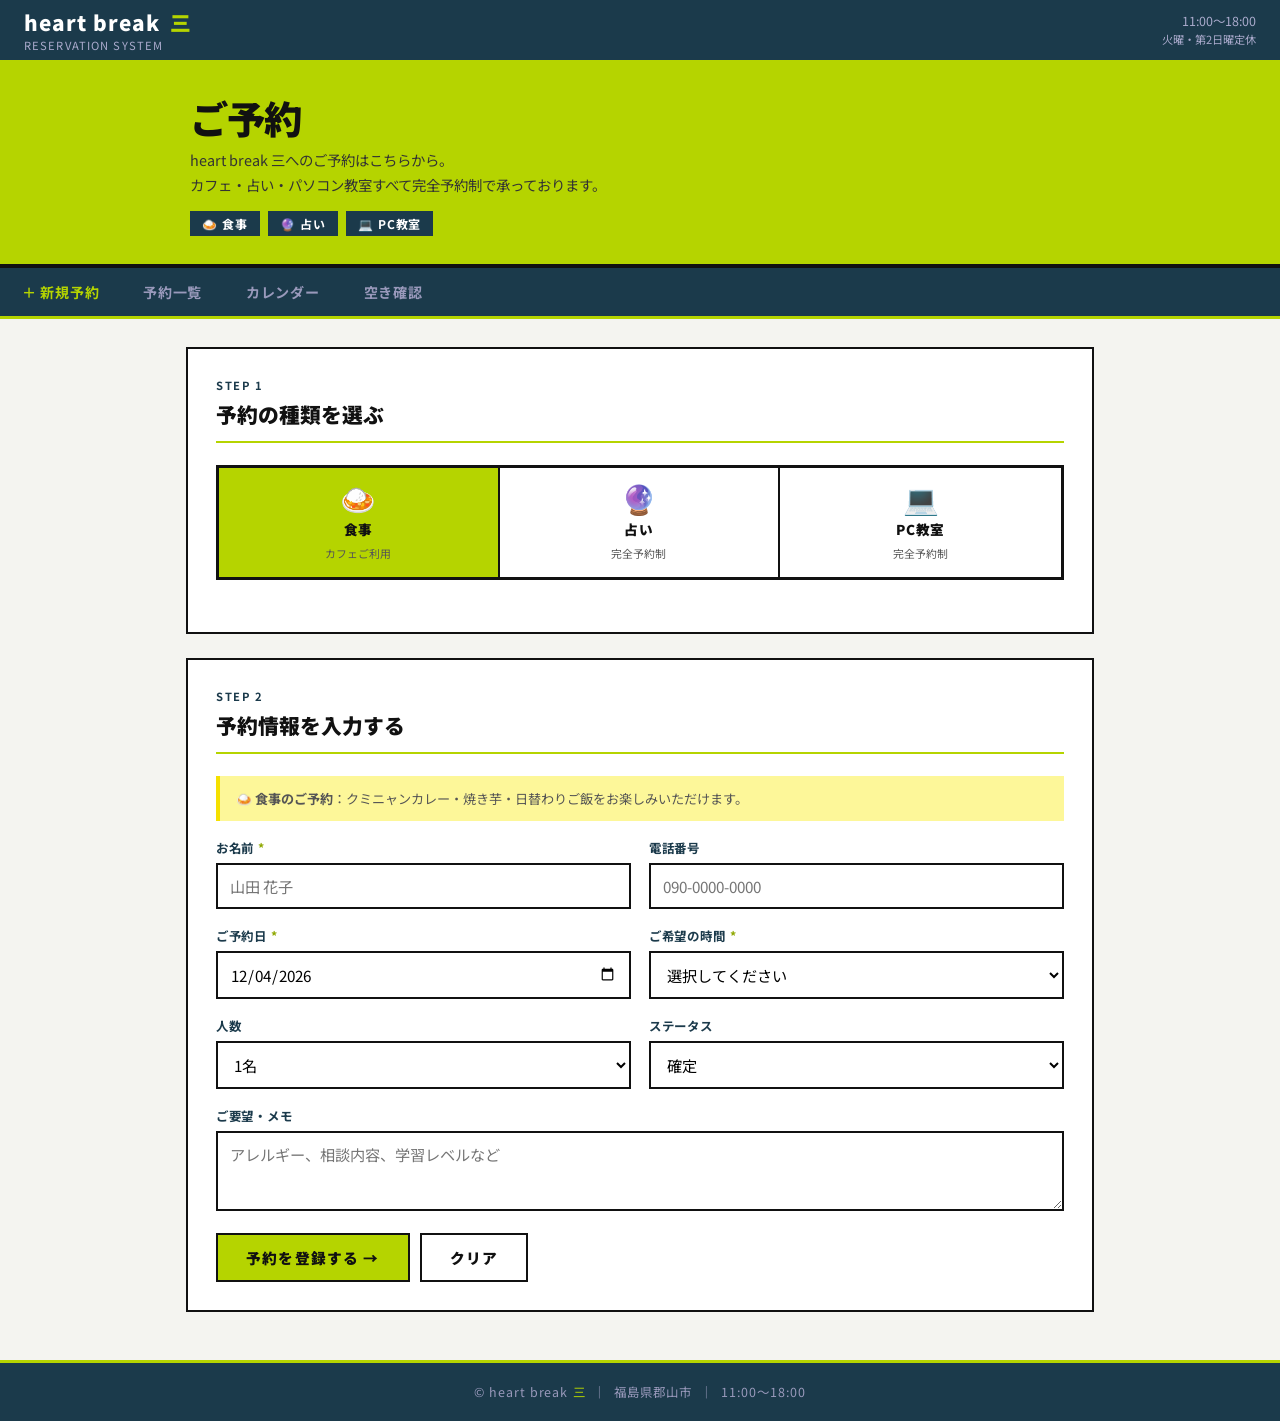
<file: index.html>
<!DOCTYPE html>
<html lang="ja">
<head>
  <meta charset="UTF-8">
  <meta name="viewport" content="width=device-width, initial-scale=1.0">
  <title>ご予約 | heart break 三</title>
  <link href="https://fonts.googleapis.com/css2?family=Noto+Sans+JP:wght@400;700;900&display=swap" rel="stylesheet">
  <style>
    :root {
      --green: #b5d400;
      --green-dark: #8fa800;
      --yellow: #f5e000;
      --yellow-light: #fdf799;
      --navy: #1b3a4b;
      --navy-light: #254d63;
      --black: #111111;
      --white: #ffffff;
      --gray-bg: #f4f4f0;
      --gray-border: #ddd;
    }

    * { box-sizing: border-box; margin: 0; padding: 0; }

    body {
      font-family: 'Noto Sans JP', sans-serif;
      background: var(--gray-bg);
      color: var(--black);
    }

    /* ===== HEADER ===== */
    header {
      background: var(--navy);
      padding: 0 24px;
      display: flex;
      align-items: center;
      justify-content: space-between;
      height: 64px;
      border-bottom: 4px solid var(--green);
    }
    .logo {
      font-size: 1.3rem;
      font-weight: 900;
      color: var(--white);
      letter-spacing: 0.05em;
    }
    .logo span {
      color: var(--green);
      margin-left: 4px;
    }
    .logo-sub {
      font-size: 0.7rem;
      color: #aac;
      font-weight: 400;
      display: block;
      letter-spacing: 0.1em;
    }

    /* ===== HERO ===== */
    .hero {
      background: var(--green);
      padding: 32px 24px 28px;
      border-bottom: 4px solid var(--black);
    }
    .hero-inner { max-width: 900px; margin: 0 auto; }
    .hero h1 {
      font-size: 2.4rem;
      font-weight: 900;
      line-height: 1.1;
      letter-spacing: -0.02em;
      color: var(--black);
    }
    .hero p {
      margin-top: 10px;
      font-size: 0.9rem;
      color: #333;
      line-height: 1.7;
    }
    .hero-tags {
      display: flex;
      gap: 8px;
      margin-top: 14px;
      flex-wrap: wrap;
    }
    .hero-tag {
      background: var(--navy);
      color: var(--white);
      font-size: 0.75rem;
      font-weight: 700;
      padding: 4px 12px;
      letter-spacing: 0.08em;
    }

    /* ===== NAV ===== */
    nav {
      background: var(--navy);
      display: flex;
      overflow-x: auto;
      border-bottom: 3px solid var(--green);
    }
    nav button {
      background: none;
      border: none;
      padding: 14px 22px;
      color: #99b;
      font-size: 0.88rem;
      font-weight: 700;
      cursor: pointer;
      white-space: nowrap;
      border-bottom: 3px solid transparent;
      margin-bottom: -3px;
      letter-spacing: 0.05em;
      transition: color 0.2s;
      font-family: inherit;
    }
    nav button.active { color: var(--green); border-bottom-color: var(--green); }
    nav button:hover { color: var(--yellow); }

    /* ===== MAIN ===== */
    main { max-width: 940px; margin: 28px auto; padding: 0 16px; }
    .section { display: none; }
    .section.active { display: block; }

    /* ===== CATEGORY SELECTOR ===== */
    .category-selector {
      display: grid;
      grid-template-columns: repeat(3, 1fr);
      gap: 0;
      border: 3px solid var(--black);
      margin-bottom: 24px;
      overflow: hidden;
    }
    .cat-btn {
      background: var(--white);
      border: none;
      border-right: 2px solid var(--black);
      padding: 0;
      cursor: pointer;
      transition: background 0.2s;
      font-family: inherit;
    }
    .cat-btn:last-child { border-right: none; }
    .cat-btn.active { background: var(--green); }
    .cat-btn:hover:not(.active) { background: var(--yellow-light); }
    .cat-btn-inner {
      padding: 16px 10px;
      display: flex;
      flex-direction: column;
      align-items: center;
      gap: 6px;
    }
    .cat-icon { font-size: 1.8rem; line-height: 1; }
    .cat-label {
      font-size: 0.85rem;
      font-weight: 900;
      letter-spacing: 0.05em;
      color: var(--black);
    }
    .cat-sub {
      font-size: 0.68rem;
      color: #555;
    }

    /* ===== CARD ===== */
    .card {
      background: var(--white);
      border: 2px solid var(--black);
      padding: 28px;
      margin-bottom: 24px;
    }
    .card-title {
      font-size: 0.7rem;
      font-weight: 700;
      letter-spacing: 0.15em;
      color: var(--navy);
      text-transform: uppercase;
      margin-bottom: 6px;
    }
    .card h2 {
      font-size: 1.3rem;
      font-weight: 900;
      margin-bottom: 22px;
      padding-bottom: 12px;
      border-bottom: 2px solid var(--green);
    }

    /* ===== FORM ===== */
    .form-grid { display: grid; grid-template-columns: 1fr 1fr; gap: 18px; }
    .form-group { display: flex; flex-direction: column; gap: 6px; }
    .form-group.full { grid-column: 1 / -1; }
    label {
      font-size: 0.78rem;
      font-weight: 700;
      color: var(--navy);
      letter-spacing: 0.06em;
      text-transform: uppercase;
    }
    label .req {
      color: var(--green-dark);
      margin-left: 4px;
    }
    input, select, textarea {
      border: 2px solid var(--black);
      border-radius: 0;
      padding: 10px 12px;
      font-size: 0.95rem;
      font-family: inherit;
      background: var(--white);
      transition: border-color 0.2s, background 0.2s;
    }
    input:focus, select:focus, textarea:focus {
      outline: none;
      border-color: var(--green-dark);
      background: #f8ffe0;
    }
    textarea { resize: vertical; min-height: 80px; }

    .info-box {
      background: var(--yellow-light);
      border-left: 4px solid var(--yellow);
      padding: 12px 16px;
      font-size: 0.82rem;
      color: #555;
      margin-bottom: 18px;
      line-height: 1.6;
    }

    /* ===== BUTTONS ===== */
    .btn {
      display: inline-block;
      padding: 12px 28px;
      border: 2px solid var(--black);
      cursor: pointer;
      font-family: inherit;
      font-size: 0.92rem;
      font-weight: 900;
      letter-spacing: 0.08em;
      transition: all 0.15s;
    }
    .btn-primary {
      background: var(--green);
      color: var(--black);
    }
    .btn-primary:hover { background: var(--yellow); }
    .btn-secondary {
      background: var(--white);
      color: var(--black);
    }
    .btn-secondary:hover { background: var(--gray-bg); }
    .btn-sm {
      padding: 5px 12px;
      font-size: 0.75rem;
      border-width: 1.5px;
    }
    .btn-edit { background: var(--navy); color: var(--white); }
    .btn-edit:hover { background: var(--navy-light); }
    .btn-cancel { background: #fff0f0; color: #c00; }
    .btn-cancel:hover { background: #ffe0e0; }
    .form-actions { margin-top: 22px; display: flex; gap: 10px; flex-wrap: wrap; }

    /* ===== TABLE ===== */
    .filter-bar {
      display: flex;
      gap: 10px;
      margin-bottom: 16px;
      flex-wrap: wrap;
      align-items: center;
    }
    .filter-bar input,
    .filter-bar select {
      padding: 8px 10px;
      font-size: 0.88rem;
      border: 2px solid var(--black);
      font-family: inherit;
    }

    table { width: 100%; border-collapse: collapse; }
    th {
      background: var(--navy);
      color: var(--white);
      padding: 11px 14px;
      text-align: left;
      font-size: 0.8rem;
      font-weight: 700;
      letter-spacing: 0.06em;
    }
    td {
      padding: 11px 14px;
      border-bottom: 1px solid #e0e0d8;
      font-size: 0.88rem;
      vertical-align: middle;
    }
    tr:hover td { background: #f8ffe0; }

    .badge {
      display: inline-block;
      padding: 3px 10px;
      font-size: 0.72rem;
      font-weight: 700;
      letter-spacing: 0.05em;
    }
    .badge-confirmed { background: var(--green); color: var(--black); }
    .badge-pending { background: var(--yellow); color: var(--black); }
    .badge-cancelled { background: #fed7d7; color: #900; }

    .cat-dot {
      display: inline-block;
      width: 8px;
      height: 8px;
      border-radius: 50%;
      margin-right: 5px;
    }
    .cat-dot-food { background: #e67e22; }
    .cat-dot-fortune { background: #9b59b6; }
    .cat-dot-pc { background: #2980b9; }

    .empty-state {
      text-align: center;
      padding: 48px;
      color: #aaa;
    }
    .empty-state .e-icon { font-size: 3rem; margin-bottom: 12px; }
    .empty-state p { font-size: 0.95rem; }

    /* ===== CALENDAR ===== */
    .calendar-nav {
      display: flex;
      align-items: center;
      justify-content: space-between;
      margin-bottom: 16px;
    }
    .calendar-nav h3 {
      font-size: 1.1rem;
      font-weight: 900;
    }
    .calendar-grid {
      display: grid;
      grid-template-columns: repeat(7, 1fr);
      gap: 3px;
    }
    .cal-header {
      text-align: center;
      padding: 8px 4px;
      font-size: 0.78rem;
      font-weight: 700;
      background: var(--navy);
      color: var(--white);
      letter-spacing: 0.05em;
    }
    .cal-header:first-child { color: #ff9999; }
    .cal-header:last-child { color: #99ccff; }
    .cal-day {
      background: var(--white);
      min-height: 84px;
      padding: 6px;
      border: 1px solid #ddd;
      cursor: pointer;
      transition: background 0.15s;
    }
    .cal-day:hover { background: #f8ffe0; }
    .cal-day.other-month { background: #f4f4f0; opacity: 0.5; }
    .cal-day.today { border: 2px solid var(--green); }
    .cal-day .day-num {
      font-size: 0.82rem;
      font-weight: 900;
      margin-bottom: 4px;
    }
    .cal-day.today .day-num { color: var(--green-dark); }
    .cal-event {
      font-size: 0.67rem;
      padding: 2px 5px;
      margin-bottom: 2px;
      overflow: hidden;
      white-space: nowrap;
      text-overflow: ellipsis;
      font-weight: 700;
    }
    .cal-event-food { background: #fde8d0; color: #a04000; }
    .cal-event-fortune { background: #ead5f5; color: #6a2f90; }
    .cal-event-pc { background: #d0e8f8; color: #1a5580; }

    /* ===== AVAILABILITY ===== */
    .avail-cats {
      display: flex;
      gap: 10px;
      margin-bottom: 20px;
      flex-wrap: wrap;
    }
    .avail-cat-btn {
      border: 2px solid var(--black);
      padding: 8px 20px;
      background: var(--white);
      font-family: inherit;
      font-size: 0.85rem;
      font-weight: 700;
      cursor: pointer;
      transition: all 0.15s;
    }
    .avail-cat-btn.active { background: var(--green); }
    .avail-cat-btn:hover:not(.active) { background: var(--yellow-light); }

    .availability-grid {
      display: grid;
      grid-template-columns: repeat(auto-fill, minmax(100px, 1fr));
      gap: 8px;
      margin-top: 16px;
    }
    .slot {
      padding: 14px 8px;
      text-align: center;
      font-size: 0.88rem;
      font-weight: 700;
      border: 2px solid var(--black);
      cursor: pointer;
      transition: all 0.15s;
    }
    .slot small { display: block; font-size: 0.68rem; font-weight: 400; margin-top: 3px; }
    .slot.available { background: var(--green); color: var(--black); }
    .slot.available:hover { background: var(--yellow); transform: translateY(-2px); }
    .slot.booked { background: #f0f0ec; color: #aaa; cursor: not-allowed; border-color: #ccc; }

    /* ===== MODAL ===== */
    .modal-overlay {
      display: none;
      position: fixed;
      inset: 0;
      background: rgba(0,0,0,0.6);
      z-index: 100;
      align-items: center;
      justify-content: center;
    }
    .modal-overlay.open { display: flex; }
    .modal {
      background: var(--white);
      border: 3px solid var(--black);
      padding: 28px;
      width: 92%;
      max-width: 480px;
      max-height: 90vh;
      overflow-y: auto;
    }
    .modal-title {
      font-size: 0.7rem;
      font-weight: 700;
      letter-spacing: 0.15em;
      color: var(--navy);
      text-transform: uppercase;
      margin-bottom: 4px;
    }
    .modal h3 {
      font-size: 1.2rem;
      font-weight: 900;
      margin-bottom: 20px;
      padding-bottom: 10px;
      border-bottom: 2px solid var(--green);
    }
    .modal .form-grid { grid-template-columns: 1fr; }
    .modal-actions { margin-top: 20px; display: flex; gap: 10px; justify-content: flex-end; }

    /* ===== TOAST ===== */
    .toast {
      position: fixed;
      bottom: 24px;
      right: 24px;
      background: var(--navy);
      color: var(--white);
      padding: 13px 22px;
      font-size: 0.88rem;
      font-weight: 700;
      letter-spacing: 0.04em;
      border-left: 4px solid var(--green);
      opacity: 0;
      transform: translateY(10px);
      transition: all 0.3s;
      z-index: 200;
      max-width: 320px;
    }
    .toast.show { opacity: 1; transform: translateY(0); }
    .toast.error { border-left-color: #e53e3e; }

    /* ===== FOOTER ===== */
    footer {
      margin-top: 48px;
      background: var(--navy);
      color: #99b;
      text-align: center;
      padding: 20px;
      font-size: 0.78rem;
      letter-spacing: 0.08em;
      border-top: 3px solid var(--green);
    }
    footer span { color: var(--green); }

    @media (max-width: 600px) {
      .hero h1 { font-size: 1.7rem; }
      .form-grid { grid-template-columns: 1fr; }
      .category-selector { grid-template-columns: repeat(3, 1fr); }
      table { font-size: 0.78rem; }
      th, td { padding: 8px; }
    }
  </style>
</head>
<body>

<!-- HEADER -->
<header>
  <div>
    <div class="logo">heart break <span>三</span></div>
    <span class="logo-sub">RESERVATION SYSTEM</span>
  </div>
  <div style="color:#aac;font-size:0.78rem;text-align:right;">
    11:00〜18:00<br>
    <span style="font-size:0.7rem;">火曜・第2日曜定休</span>
  </div>
</header>

<!-- HERO -->
<div class="hero">
  <div class="hero-inner">
    <h1>ご予約</h1>
    <p>heart break 三へのご予約はこちらから。<br>カフェ・占い・パソコン教室すべて完全予約制で承っております。</p>
    <div class="hero-tags">
      <span class="hero-tag">🍛 食事</span>
      <span class="hero-tag">🔮 占い</span>
      <span class="hero-tag">💻 PC教室</span>
    </div>
  </div>
</div>

<!-- NAV -->
<nav>
  <button class="active" onclick="showSection('new', this)">＋ 新規予約</button>
  <button onclick="showSection('list', this)">予約一覧</button>
  <button onclick="showSection('calendar', this)">カレンダー</button>
  <button onclick="showSection('availability', this)">空き確認</button>
</nav>

<main>

  <!-- ===== 新規予約 ===== -->
  <div id="section-new" class="section active">

    <div class="card">
      <div class="card-title">STEP 1</div>
      <h2>予約の種類を選ぶ</h2>
      <div class="category-selector">
        <button class="cat-btn active" onclick="selectCategory('food', this)">
          <div class="cat-btn-inner">
            <span class="cat-icon">🍛</span>
            <span class="cat-label">食事</span>
            <span class="cat-sub">カフェご利用</span>
          </div>
        </button>
        <button class="cat-btn" onclick="selectCategory('fortune', this)">
          <div class="cat-btn-inner">
            <span class="cat-icon">🔮</span>
            <span class="cat-label">占い</span>
            <span class="cat-sub">完全予約制</span>
          </div>
        </button>
        <button class="cat-btn" onclick="selectCategory('pc', this)">
          <div class="cat-btn-inner">
            <span class="cat-icon">💻</span>
            <span class="cat-label">PC教室</span>
            <span class="cat-sub">完全予約制</span>
          </div>
        </button>
      </div>
    </div>

    <div class="card">
      <div class="card-title">STEP 2</div>
      <h2>予約情報を入力する</h2>

      <div class="info-box" id="categoryInfo">
        🍛 <strong>食事のご予約</strong>：クミニャンカレー・焼き芋・日替わりご飯をお楽しみいただけます。
      </div>

      <form id="reservationForm">
        <div class="form-grid">
          <div class="form-group">
            <label>お名前<span class="req">*</span></label>
            <input type="text" id="f-name" placeholder="山田 花子" required>
          </div>
          <div class="form-group">
            <label>電話番号</label>
            <input type="tel" id="f-phone" placeholder="090-0000-0000">
          </div>
          <div class="form-group">
            <label>ご予約日<span class="req">*</span></label>
            <input type="date" id="f-date" required>
          </div>
          <div class="form-group">
            <label>ご希望の時間<span class="req">*</span></label>
            <select id="f-time" required>
              <option value="">選択してください</option>
            </select>
          </div>
          <div class="form-group" id="f-count-group">
            <label>人数</label>
            <select id="f-count">
              <option>1名</option><option>2名</option><option>3名</option>
              <option>4名</option><option>5名以上</option>
            </select>
          </div>
          <div class="form-group">
            <label>ステータス</label>
            <select id="f-status">
              <option value="confirmed">確定</option>
              <option value="pending">仮予約</option>
            </select>
          </div>
          <div class="form-group full">
            <label>ご要望・メモ</label>
            <textarea id="f-memo" placeholder="アレルギー、相談内容、学習レベルなど"></textarea>
          </div>
        </div>
        <div class="form-actions">
          <button type="submit" class="btn btn-primary">予約を登録する →</button>
          <button type="button" class="btn btn-secondary" onclick="clearForm()">クリア</button>
        </div>
      </form>
    </div>
  </div>

  <!-- ===== 予約一覧 ===== -->
  <div id="section-list" class="section">
    <div class="card">
      <div class="card-title">RESERVATION LIST</div>
      <h2>予約一覧</h2>
      <div class="filter-bar">
        <input type="text" id="searchInput" placeholder="名前で検索..." oninput="renderList()" style="min-width:140px;">
        <select id="catFilter" onchange="renderList()">
          <option value="">すべての種類</option>
          <option value="food">🍛 食事</option>
          <option value="fortune">🔮 占い</option>
          <option value="pc">💻 PC教室</option>
        </select>
        <select id="statusFilter" onchange="renderList()">
          <option value="">すべてのステータス</option>
          <option value="confirmed">確定</option>
          <option value="pending">仮予約</option>
          <option value="cancelled">キャンセル</option>
        </select>
        <input type="date" id="dateFilter" onchange="renderList()">
        <button class="btn btn-secondary btn-sm" onclick="clearFilters()">リセット</button>
      </div>
      <div style="overflow-x:auto;">
        <table>
          <thead>
            <tr>
              <th>ID</th>
              <th>種類</th>
              <th>お名前</th>
              <th>予約日</th>
              <th>時間</th>
              <th>人数</th>
              <th>ステータス</th>
              <th>操作</th>
            </tr>
          </thead>
          <tbody id="reservationTable"></tbody>
        </table>
      </div>
      <div id="emptyState" class="empty-state" style="display:none;">
        <div class="e-icon">📋</div>
        <p>予約が見つかりません</p>
      </div>
    </div>
  </div>

  <!-- ===== カレンダー ===== -->
  <div id="section-calendar" class="section">
    <div class="card">
      <div class="card-title">CALENDAR VIEW</div>
      <h2 style="margin-bottom:16px;">カレンダー</h2>
      <div style="display:flex;gap:12px;margin-bottom:16px;flex-wrap:wrap;font-size:0.8rem;font-weight:700;">
        <span><span style="display:inline-block;width:12px;height:12px;background:#fde8d0;border:1px solid #ccc;margin-right:5px;vertical-align:middle;"></span>食事</span>
        <span><span style="display:inline-block;width:12px;height:12px;background:#ead5f5;border:1px solid #ccc;margin-right:5px;vertical-align:middle;"></span>占い</span>
        <span><span style="display:inline-block;width:12px;height:12px;background:#d0e8f8;border:1px solid #ccc;margin-right:5px;vertical-align:middle;"></span>PC教室</span>
      </div>
      <div class="calendar-nav">
        <button class="btn btn-secondary btn-sm" onclick="changeMonth(-1)">◀ 前月</button>
        <strong id="calMonthLabel" style="font-size:1rem;"></strong>
        <button class="btn btn-secondary btn-sm" onclick="changeMonth(1)">次月 ▶</button>
      </div>
      <div class="calendar-grid" id="calendarGrid"></div>
    </div>
  </div>

  <!-- ===== 空き確認 ===== -->
  <div id="section-availability" class="section">
    <div class="card">
      <div class="card-title">AVAILABILITY CHECK</div>
      <h2>空き確認</h2>
      <div style="display:flex;gap:16px;align-items:flex-end;flex-wrap:wrap;margin-bottom:6px;">
        <div class="form-group">
          <label>確認する日付</label>
          <input type="date" id="avail-date" onchange="renderAvailability()" style="width:200px;">
        </div>
      </div>
      <div class="avail-cats">
        <button class="avail-cat-btn active" onclick="selectAvailCat('food', this)">🍛 食事</button>
        <button class="avail-cat-btn" onclick="selectAvailCat('fortune', this)">🔮 占い</button>
        <button class="avail-cat-btn" onclick="selectAvailCat('pc', this)">💻 PC教室</button>
      </div>
      <div style="font-size:0.8rem;color:#666;margin-bottom:4px;">
        🟢 空き ／ ⬜ 予約済 &nbsp;｜ 空きをクリックすると予約フォームへ
      </div>
      <div class="availability-grid" id="availabilityGrid"></div>
    </div>
  </div>

</main>

<!-- 編集モーダル -->
<div class="modal-overlay" id="editModal">
  <div class="modal">
    <div class="modal-title">EDIT RESERVATION</div>
    <h3>予約を編集</h3>
    <div class="form-grid">
      <div class="form-group">
        <label>種類</label>
        <select id="e-cat">
          <option value="food">🍛 食事</option>
          <option value="fortune">🔮 占い</option>
          <option value="pc">💻 PC教室</option>
        </select>
      </div>
      <div class="form-group">
        <label>お名前<span class="req">*</span></label>
        <input type="text" id="e-name">
      </div>
      <div class="form-group">
        <label>電話番号</label>
        <input type="tel" id="e-phone">
      </div>
      <div class="form-group">
        <label>予約日<span class="req">*</span></label>
        <input type="date" id="e-date">
      </div>
      <div class="form-group">
        <label>時間帯</label>
        <select id="e-time"></select>
      </div>
      <div class="form-group">
        <label>人数</label>
        <select id="e-count">
          <option>1名</option><option>2名</option><option>3名</option>
          <option>4名</option><option>5名以上</option>
        </select>
      </div>
      <div class="form-group">
        <label>ステータス</label>
        <select id="e-status">
          <option value="confirmed">確定</option>
          <option value="pending">仮予約</option>
          <option value="cancelled">キャンセル</option>
        </select>
      </div>
      <div class="form-group">
        <label>メモ</label>
        <textarea id="e-memo"></textarea>
      </div>
    </div>
    <div class="modal-actions">
      <button class="btn btn-secondary" onclick="closeModal()">閉じる</button>
      <button class="btn btn-primary" onclick="saveEdit()">保存する →</button>
    </div>
  </div>
</div>

<div class="toast" id="toast"></div>

<footer>
  © heart break <span>三</span> &nbsp;｜&nbsp; 福島県郡山市 &nbsp;｜&nbsp; 11:00〜18:00
</footer>

<script>
// ===== GAS 設定 =====
const GAS_URL = './proxy.php';

// ===== 設定 =====
const SLOTS = {
  food:    ['11:00','11:30','12:00','12:30','13:00','13:30','14:00','14:30','15:00','15:30','16:00','16:30','17:00','17:30'],
  fortune: ['11:00','12:00','13:00','14:00','15:00','16:00','17:00'],
  pc:      ['11:00','13:00','15:00','17:00'],
};

const CAT_INFO = {
  food:    '🍛 <strong>食事のご予約</strong>：クミニャンカレー・焼き芋・日替わりご飯をお楽しみいただけます。',
  fortune: '🔮 <strong>占いのご予約</strong>：完全予約制です。ご相談内容をメモ欄にお書きいただけるとスムーズです。',
  pc:      '💻 <strong>パソコン教室のご予約</strong>：完全予約制です。現在のスキルレベルをメモ欄にご記入ください。',
};

const CAT_LABEL = { food: '🍛 食事', fortune: '🔮 占い', pc: '💻 PC教室' };
const CAT_EVENT_CLASS = { food: 'cal-event-food', fortune: 'cal-event-fortune', pc: 'cal-event-pc' };

// ===== データ =====
let reservations = JSON.parse(localStorage.getItem('hb3_reservations') || '[]');
let editingId = null;
let calYear, calMonth;
let currentCat = 'food';
let availCat = 'food';

const today = new Date();
calYear = today.getFullYear();
calMonth = today.getMonth();

// 初期値
document.getElementById('f-date').value = today.toISOString().split('T')[0];
document.getElementById('avail-date').value = today.toISOString().split('T')[0];
updateSlots('f-time', 'food');

// サンプルデータ
if (reservations.length === 0) {
  const d = today.toISOString().split('T')[0];
  reservations = [
    { id:1, cat:'food',    name:'田中 花子', phone:'090-1234-5678', date:d, time:'12:00', count:'2名', status:'confirmed', memo:'' },
    { id:2, cat:'fortune', name:'佐藤 美月', phone:'080-9876-5432', date:d, time:'14:00', count:'1名', status:'confirmed', memo:'恋愛相談' },
    { id:3, cat:'pc',      name:'鈴木 次郎', phone:'',              date:d, time:'11:00', count:'1名', status:'pending',   memo:'初心者です' },
  ];
  save();
}

function save() {
  localStorage.setItem('hb3_reservations', JSON.stringify(reservations));
}

function nextId() {
  return reservations.length > 0 ? Math.max(...reservations.map(r => r.id)) + 1 : 1;
}

// ===== ナビ =====
function showSection(name, btn) {
  document.querySelectorAll('.section').forEach(s => s.classList.remove('active'));
  document.querySelectorAll('nav button').forEach(b => b.classList.remove('active'));
  document.getElementById('section-' + name).classList.add('active');
  if (btn) btn.classList.add('active');
  if (name === 'list') renderList();
  if (name === 'calendar') renderCalendar();
  if (name === 'availability') renderAvailability();
}

// ===== カテゴリ選択 =====
function selectCategory(cat, btn) {
  currentCat = cat;
  document.querySelectorAll('.cat-btn').forEach(b => b.classList.remove('active'));
  btn.classList.add('active');
  document.getElementById('categoryInfo').innerHTML = CAT_INFO[cat];
  updateSlots('f-time', cat);
  // 食事以外は人数を隠す
  const cg = document.getElementById('f-count-group');
  cg.style.display = (cat === 'food') ? 'flex' : 'none';
}

function updateSlots(selectId, cat) {
  const sel = document.getElementById(selectId);
  const current = sel.value;
  sel.innerHTML = '<option value="">選択してください</option>' +
    SLOTS[cat].map(s => `<option value="${s}" ${s===current?'selected':''}>${s}</option>`).join('');
}

// ===== 新規登録 =====
document.getElementById('reservationForm').addEventListener('submit', async function(e) {
  e.preventDefault();
  const r = {
    id: nextId(),
    cat: currentCat,
    name: document.getElementById('f-name').value.trim(),
    phone: document.getElementById('f-phone').value.trim(),
    date: document.getElementById('f-date').value,
    time: document.getElementById('f-time').value,
    count: currentCat === 'food' ? document.getElementById('f-count').value : '1名',
    status: document.getElementById('f-status').value,
    memo: document.getElementById('f-memo').value.trim(),
  };
  if (!r.name || !r.date || !r.time) { showToast('必須項目を入力してください', 'error'); return; }

  // ボタンを送信中に変更
  const submitBtn = document.querySelector('#reservationForm button[type="submit"]');
  submitBtn.disabled = true;
  submitBtn.textContent = '送信中...';

  // GAS に送信
  const durationMap = { food: 30, fortune: 60, pc: 120 };
  const peopleNum = r.count.replace('名以上','').replace('名','');
  const params = new URLSearchParams({
    action:    'book',
    name:      r.name,
    phone:     r.phone,
    date:      r.date,
    time:      r.time,
    typeLabel: CAT_LABEL[r.cat],
    people:    peopleNum,
    note:      r.memo,
    duration:  durationMap[r.cat] || 30,
  });

  try {
    const res = await fetch(GAS_URL + '?' + params.toString());
    // レスポンスのJSON解析
    let resData = {};
    try { resData = await res.json(); } catch(e) { console.warn('response parse:', e); }
    // LINE友だち追加ボタンを表示（lineUrlが取れなくても固定URLで表示）
    const lineUrl = resData.lineUrl || 'https://lin.ee/OiWZie7';
    setTimeout(() => {
      const d = document.createElement('div');
      d.style.cssText = 'position:fixed;bottom:20px;left:50%;transform:translateX(-50%);background:#fff;border:2px solid #06C755;border-radius:12px;padding:16px 20px;text-align:center;z-index:9999;box-shadow:0 4px 20px rgba(0,0,0,0.2);width:90%;max-width:320px;';
      d.innerHTML = '<p style="margin:0 0 10px;font-size:14px;">公式LINEの友だち追加をお願いします！</p><a href="' + lineUrl + '" target="_blank" style="display:inline-block;background:#06C755;color:#fff;padding:10px 20px;border-radius:8px;text-decoration:none;font-weight:bold;">📲 LINE友だち追加はこちら</a><br><button onclick="this.parentElement.remove()" style="margin-top:10px;background:none;border:none;color:#999;cursor:pointer;">×閉じる</button>';
      document.body.appendChild(d);
    }, 800);
    reservations.push(r);
    save();
    showToast(`✅ ${CAT_LABEL[r.cat]} の予約を登録しました！`);
    clearForm();
  } catch (err) {
    // ネットワークエラーの場合のみ警告
    console.error('network error:', err);
    showToast('⚠️ 通信エラーが発生しました。時間をおいて再度お試しください。', 'error');
  } finally {
    submitBtn.disabled = false;
    submitBtn.textContent = '予約を登録する →';
  }
});

function clearForm() {
  document.getElementById('f-name').value = '';
  document.getElementById('f-phone').value = '';
  document.getElementById('f-date').value = today.toISOString().split('T')[0];
  document.getElementById('f-time').value = '';
  document.getElementById('f-count').value = '1名';
  document.getElementById('f-status').value = 'confirmed';
  document.getElementById('f-memo').value = '';
}

// ===== 一覧 =====
const BADGE_LABEL = { confirmed:'確定', pending:'仮予約', cancelled:'キャンセル' };
const BADGE_CLS   = { confirmed:'badge-confirmed', pending:'badge-pending', cancelled:'badge-cancelled' };

function renderList() {
  const search  = document.getElementById('searchInput').value.toLowerCase();
  const catF    = document.getElementById('catFilter').value;
  const statusF = document.getElementById('statusFilter').value;
  const dateF   = document.getElementById('dateFilter').value;

  let filtered = reservations.filter(r => {
    if (search  && !r.name.toLowerCase().includes(search)) return false;
    if (catF    && r.cat    !== catF)    return false;
    if (statusF && r.status !== statusF) return false;
    if (dateF   && r.date   !== dateF)   return false;
    return true;
  }).sort((a,b) => (a.date+a.time).localeCompare(b.date+b.time));

  const tbody = document.getElementById('reservationTable');
  const empty = document.getElementById('emptyState');

  if (filtered.length === 0) {
    tbody.innerHTML = '';
    empty.style.display = 'block';
    return;
  }
  empty.style.display = 'none';

  tbody.innerHTML = filtered.map(r => `
    <tr>
      <td style="color:#aaa;font-size:0.78rem;">#${r.id}</td>
      <td>${CAT_LABEL[r.cat] || r.cat}</td>
      <td><strong>${r.name}</strong>${r.phone ? `<br><span style="color:#999;font-size:0.75rem;">${r.phone}</span>` : ''}</td>
      <td>${r.date.replace(/-/g,'/')}</td>
      <td><strong>${r.time}</strong></td>
      <td>${r.count}</td>
      <td><span class="badge ${BADGE_CLS[r.status]}">${BADGE_LABEL[r.status]}</span></td>
      <td style="display:flex;gap:6px;flex-wrap:wrap;">
        <button class="btn btn-edit btn-sm" onclick="openEdit(${r.id})">編集</button>
        <button class="btn btn-cancel btn-sm" onclick="cancelReservation(${r.id})">
          ${r.status === 'cancelled' ? '削除' : 'キャンセル'}
        </button>
      </td>
    </tr>
  `).join('');
}

function clearFilters() {
  document.getElementById('searchInput').value = '';
  document.getElementById('catFilter').value = '';
  document.getElementById('statusFilter').value = '';
  document.getElementById('dateFilter').value = '';
  renderList();
}

function cancelReservation(id) {
  const r = reservations.find(r => r.id === id);
  if (!r) return;
  if (r.status === 'cancelled') {
    if (!confirm(`予約 #${id}（${r.name}）を完全に削除しますか？`)) return;
    reservations = reservations.filter(r => r.id !== id);
    showToast('予約を削除しました', 'error');
  } else {
    if (!confirm(`予約 #${id}（${r.name}）をキャンセルしますか？`)) return;
    r.status = 'cancelled';
    showToast('予約をキャンセルしました', 'error');
  }
  save();
  renderList();
}

// ===== 編集モーダル =====
function openEdit(id) {
  const r = reservations.find(r => r.id === id);
  if (!r) return;
  editingId = id;
  document.getElementById('e-cat').value   = r.cat;
  document.getElementById('e-name').value  = r.name;
  document.getElementById('e-phone').value = r.phone;
  document.getElementById('e-date').value  = r.date;
  updateSlots('e-time', r.cat);
  document.getElementById('e-time').value   = r.time;
  document.getElementById('e-count').value  = r.count;
  document.getElementById('e-status').value = r.status;
  document.getElementById('e-memo').value   = r.memo;
  document.getElementById('editModal').classList.add('open');
}
document.getElementById('e-cat').addEventListener('change', function() {
  updateSlots('e-time', this.value);
});
function closeModal() {
  document.getElementById('editModal').classList.remove('open');
  editingId = null;
}
function saveEdit() {
  const r = reservations.find(r => r.id === editingId);
  if (!r) return;
  r.cat    = document.getElementById('e-cat').value;
  r.name   = document.getElementById('e-name').value.trim();
  r.phone  = document.getElementById('e-phone').value.trim();
  r.date   = document.getElementById('e-date').value;
  r.time   = document.getElementById('e-time').value;
  r.count  = document.getElementById('e-count').value;
  r.status = document.getElementById('e-status').value;
  r.memo   = document.getElementById('e-memo').value.trim();
  save();
  closeModal();
  renderList();
  showToast('予約を更新しました');
}
document.getElementById('editModal').addEventListener('click', function(e) {
  if (e.target === this) closeModal();
});

// ===== カレンダー =====
function renderCalendar() {
  document.getElementById('calMonthLabel').textContent = `${calYear}年 ${calMonth+1}月`;
  const grid = document.getElementById('calendarGrid');
  const headers = ['日','月','火','水','木','金','土'];
  grid.innerHTML = headers.map(d => `<div class="cal-header">${d}</div>`).join('');

  const first = new Date(calYear, calMonth, 1);
  const last  = new Date(calYear, calMonth+1, 0);
  const startDay = first.getDay();
  const todayStr = today.toISOString().split('T')[0];

  for (let i = 0; i < startDay; i++) {
    const d = new Date(calYear, calMonth, -startDay+i+1);
    grid.innerHTML += `<div class="cal-day other-month"><div class="day-num">${d.getDate()}</div></div>`;
  }

  for (let d = 1; d <= last.getDate(); d++) {
    const ds = `${calYear}-${String(calMonth+1).padStart(2,'0')}-${String(d).padStart(2,'0')}`;
    const dayRes = reservations.filter(r => r.date === ds && r.status !== 'cancelled');
    const isToday = ds === todayStr;

    const events = dayRes.slice(0,3).map(r =>
      `<div class="cal-event ${CAT_EVENT_CLASS[r.cat]}">${r.time} ${r.name}</div>`
    ).join('');
    const more = dayRes.length > 3 ? `<div style="font-size:0.67rem;color:#aaa;">+${dayRes.length-3}件</div>` : '';

    grid.innerHTML += `
      <div class="cal-day ${isToday?'today':''}" onclick="filterByDate('${ds}')">
        <div class="day-num">${d}</div>
        ${events}${more}
      </div>`;
  }

  const remaining = (7 - (startDay + last.getDate()) % 7) % 7;
  for (let i = 1; i <= remaining; i++) {
    grid.innerHTML += `<div class="cal-day other-month"><div class="day-num">${i}</div></div>`;
  }
}

function changeMonth(delta) {
  calMonth += delta;
  if (calMonth > 11) { calMonth=0; calYear++; }
  if (calMonth < 0)  { calMonth=11; calYear--; }
  renderCalendar();
}

function filterByDate(ds) {
  document.querySelectorAll('nav button').forEach(b => b.classList.remove('active'));
  document.querySelectorAll('nav button')[1].classList.add('active');
  showSection('list');
  document.getElementById('dateFilter').value = ds;
  renderList();
}

// ===== 空き確認 =====
function selectAvailCat(cat, btn) {
  availCat = cat;
  document.querySelectorAll('.avail-cat-btn').forEach(b => b.classList.remove('active'));
  btn.classList.add('active');
  renderAvailability();
}

function renderAvailability() {
  const date = document.getElementById('avail-date').value;
  const booked = reservations
    .filter(r => r.date === date && r.cat === availCat && r.status !== 'cancelled')
    .map(r => r.time);

  const grid = document.getElementById('availabilityGrid');
  const slots = SLOTS[availCat];
  grid.innerHTML = slots.map(slot => {
    const isBooked = booked.includes(slot);
    return `<div class="slot ${isBooked ? 'booked' : 'available'}"
      ${!isBooked ? `onclick="quickBook('${slot}','${date}','${availCat}')"` : ''}>
      ${slot}
      <small>${isBooked ? '予約済' : '空き'}</small>
    </div>`;
  }).join('');
}

function quickBook(time, date, cat) {
  currentCat = cat;
  document.querySelectorAll('.cat-btn').forEach(b => b.classList.remove('active'));
  document.querySelectorAll('.cat-btn')[['food','fortune','pc'].indexOf(cat)].classList.add('active');
  document.getElementById('categoryInfo').innerHTML = CAT_INFO[cat];
  updateSlots('f-time', cat);
  document.getElementById('f-date').value = date;
  document.getElementById('f-time').value = time;
  document.getElementById('f-count-group').style.display = cat === 'food' ? 'flex' : 'none';

  document.querySelectorAll('nav button').forEach(b => b.classList.remove('active'));
  document.querySelectorAll('nav button')[0].classList.add('active');
  showSection('new');
  showToast(`${CAT_LABEL[cat]} ${time} の予約フォームを開きました`);
}

// ===== Toast =====
function showToast(msg, type='') {
  const t = document.getElementById('toast');
  t.textContent = msg;
  t.className = 'toast ' + type;
  t.classList.add('show');
  setTimeout(() => t.classList.remove('show'), 3000);
}
</script>
</body>
</html>
</file>
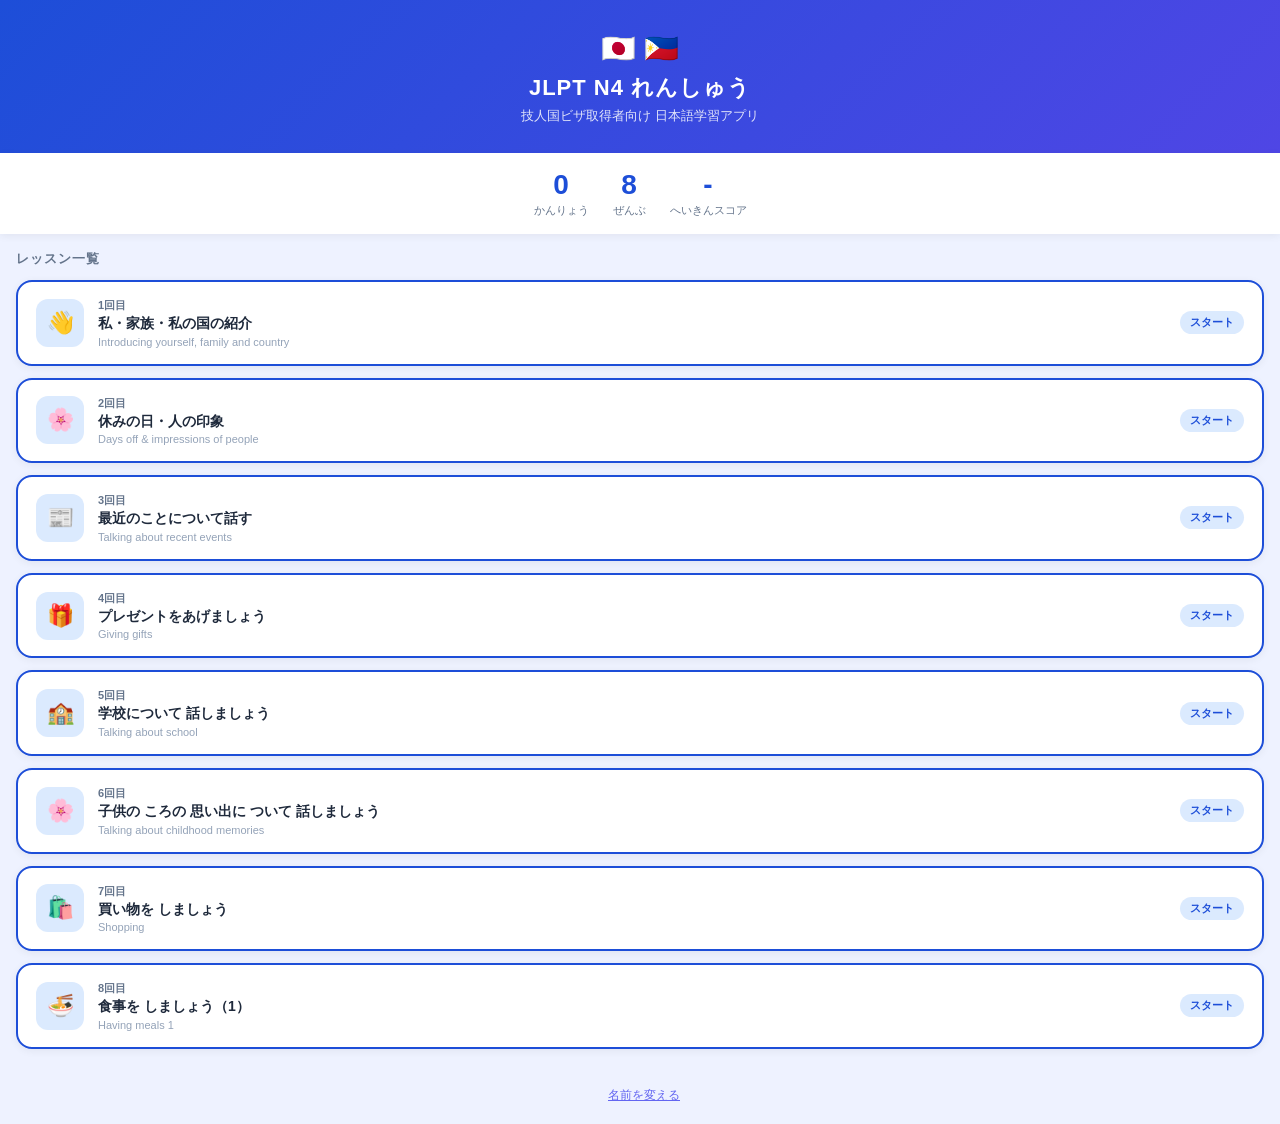
<file: jlpt-n4.html>
<!DOCTYPE html>
<html lang="ja">
<head>
  <meta charset="UTF-8">
  <meta name="viewport" content="width=device-width, initial-scale=1.0, maximum-scale=1.0, user-scalable=no">
  <title>JLPT N4 にほんご れんしゅう</title>
  <style>
    * { box-sizing: border-box; margin: 0; padding: 0; }
    body { font-family: 'Hiragino Sans', 'Yu Gothic', 'Noto Sans JP', sans-serif; background: #eef2ff; min-height: 100vh; color: #1e293b; }
    .screen { display: none; }
    .screen.active { display: block; }

    /* HOME */
    .home-header { background: linear-gradient(135deg, #1d4ed8, #4f46e5); color: white; padding: 32px 20px 28px; text-align: center; }
    .home-header .flag { font-size: 28px; margin-bottom: 8px; }
    .home-header h1 { font-size: 22px; font-weight: 900; letter-spacing: 1px; }
    .home-header p { font-size: 13px; opacity: 0.85; margin-top: 4px; }
    .home-stats { display: flex; justify-content: center; gap: 24px; background: white; padding: 16px; box-shadow: 0 2px 8px rgba(0,0,0,0.06); }
    .stat-item { text-align: center; }
    .stat-num { font-size: 28px; font-weight: 900; color: #1d4ed8; }
    .stat-label { font-size: 11px; color: #64748b; margin-top: 2px; }
    .lesson-list { padding: 16px; }
    .lesson-list h2 { font-size: 13px; color: #64748b; margin-bottom: 12px; letter-spacing: 1px; }
    .lesson-card { background: white; border-radius: 16px; padding: 16px 18px; margin-bottom: 12px; display: flex; align-items: center; gap: 14px; cursor: pointer; box-shadow: 0 2px 8px rgba(0,0,0,0.06); border: 2px solid transparent; transition: all 0.15s; -webkit-tap-highlight-color: transparent; }
    .lesson-card:active { transform: scale(0.98); }
    .lesson-card.locked { opacity: 0.5; cursor: default; }
    .lesson-card.completed { border-color: #16a34a; }
    .lesson-card.available { border-color: #1d4ed8; }
    .lesson-icon { width: 48px; height: 48px; border-radius: 12px; display: flex; align-items: center; justify-content: center; font-size: 22px; flex-shrink: 0; }
    .lesson-card.completed .lesson-icon { background: #dcfce7; }
    .lesson-card.available .lesson-icon { background: #dbeafe; }
    .lesson-card.locked .lesson-icon { background: #f1f5f9; }
    .lesson-info { flex: 1; min-width: 0; }
    .lesson-num { font-size: 11px; color: #64748b; font-weight: 600; }
    .lesson-title { font-size: 14px; font-weight: 700; color: #1e293b; line-height: 1.4; margin-top: 1px; }
    .lesson-sub { font-size: 11px; color: #94a3b8; margin-top: 2px; }
    .lesson-badge { flex-shrink: 0; font-size: 11px; font-weight: 700; padding: 4px 10px; border-radius: 20px; }
    .badge-done { background: #dcfce7; color: #16a34a; }
    .badge-go { background: #dbeafe; color: #1d4ed8; }
    .badge-lock { background: #f1f5f9; color: #94a3b8; }
    .score-stars { font-size: 13px; margin-top: 4px; }

    /* QUIZ */
    #quiz-screen { min-height: 100vh; background: #eef2ff; }
    .quiz-header { background: white; padding: 14px 16px 12px; display: flex; align-items: center; gap: 12px; box-shadow: 0 2px 8px rgba(0,0,0,0.06); position: sticky; top: 0; z-index: 10; }
    .btn-back-quiz { width: 36px; height: 36px; border: none; background: #f1f5f9; border-radius: 10px; cursor: pointer; font-size: 18px; display: flex; align-items: center; justify-content: center; flex-shrink: 0; }
    .quiz-title { flex: 1; min-width: 0; }
    .quiz-lesson-name { font-size: 12px; color: #64748b; }
    .quiz-progress-text { font-size: 14px; font-weight: 700; color: #1e293b; }
    .progress-bar-wrap { height: 6px; background: #e2e8f0; border-radius: 3px; overflow: hidden; margin: 10px 16px 0; }
    .progress-bar-fill { height: 100%; background: linear-gradient(90deg, #1d4ed8, #4f46e5); border-radius: 3px; transition: width 0.3s ease; }
    .quiz-body { padding: 16px; }
    .section-label { display: inline-block; background: #1d4ed8; color: white; font-size: 11px; font-weight: 700; padding: 3px 10px; border-radius: 20px; margin-bottom: 8px; }
    .section-instruction { font-size: 12px; color: #64748b; background: #f8fafc; padding: 10px 12px; border-radius: 10px; margin-bottom: 14px; line-height: 1.6; }
    .question-card { background: white; border-radius: 16px; padding: 20px; box-shadow: 0 2px 12px rgba(0,0,0,0.07); margin-bottom: 16px; }
    .question-text { font-size: 17px; line-height: 1.7; font-weight: 500; color: #1e293b; margin-bottom: 20px; }
    .underline { text-decoration: underline; text-decoration-color: #1d4ed8; }
    .choices { display: flex; flex-direction: column; gap: 10px; }
    .choice-btn { width: 100%; padding: 14px 16px; border: 2px solid #e2e8f0; border-radius: 12px; background: white; cursor: pointer; font-size: 15px; font-family: inherit; color: #1e293b; text-align: left; display: flex; align-items: center; gap: 12px; transition: all 0.15s; -webkit-tap-highlight-color: transparent; }
    .choice-btn:active:not(:disabled) { transform: scale(0.98); }
    .choice-btn .num { width: 28px; height: 28px; border-radius: 50%; background: #f1f5f9; display: flex; align-items: center; justify-content: center; font-size: 13px; font-weight: 700; color: #64748b; flex-shrink: 0; }
    .choice-btn:hover:not(:disabled) { border-color: #93c5fd; background: #eff6ff; }
    .choice-btn.correct { border-color: #16a34a; background: #f0fdf4; }
    .choice-btn.correct .num { background: #16a34a; color: white; }
    .choice-btn.wrong { border-color: #dc2626; background: #fef2f2; }
    .choice-btn.wrong .num { background: #dc2626; color: white; }
    .choice-btn.show-correct { border-color: #16a34a; background: #f0fdf4; }
    .choice-btn.show-correct .num { background: #16a34a; color: white; }
    .choice-btn:disabled { cursor: default; }

    /* 選択中の一時ハイライト */
    .choice-btn.selected-answer { border-color: #6366f1; background: #eef2ff; }
    .choice-btn.selected-answer .num { background: #6366f1; color: white; }

    /* 解説レビュー（結果画面） */
    .review-section { width: 100%; max-width: 360px; margin-top: 8px; }
    .review-header { color: white; font-size: 16px; font-weight: 700; margin-bottom: 12px; padding: 0 4px; }
    .review-card { background: white; border-radius: 16px; padding: 16px; margin-bottom: 14px; }
    .review-qnum { font-size: 11px; font-weight: 700; color: #6366f1; margin-bottom: 6px; }
    .review-qtext { font-size: 15px; font-weight: 500; color: #1e293b; line-height: 1.6; margin-bottom: 12px; }
    .review-answers { display: flex; flex-direction: column; gap: 6px; margin-bottom: 12px; }
    .review-ans { font-size: 13px; padding: 8px 12px; border-radius: 8px; display: flex; align-items: center; gap: 8px; }
    .review-ans.wrong-ans { background: #fef2f2; color: #991b1b; }
    .review-ans.correct-ans { background: #f0fdf4; color: #166534; }
    .review-exp { background: #fffbeb; border: 1px solid #fde68a; border-radius: 10px; padding: 12px; }
    .review-exp-title { font-size: 11px; font-weight: 700; color: #92400e; margin-bottom: 6px; }
    .review-exp-ja { font-size: 13px; color: #1e293b; line-height: 1.7; margin-bottom: 8px; }
    .review-exp-tl { font-size: 13px; color: #1e40af; background: #eff6ff; border-radius: 8px; padding: 8px 10px; line-height: 1.7; }
    .review-exp-tl-label { font-size: 11px; font-weight: 700; color: #1d4ed8; margin-bottom: 3px; }

    /* RESULT */
    #result-screen { min-height: 100vh; background: linear-gradient(160deg, #1d4ed8 0%, #4f46e5 100%); padding: 40px 20px; flex-direction: column; align-items: center; }
    #result-screen.active { display: flex; }
    .result-emoji { font-size: 64px; margin-bottom: 16px; }
    .result-title { font-size: 24px; font-weight: 900; color: white; margin-bottom: 4px; }
    .result-subtitle { font-size: 14px; color: rgba(255,255,255,0.8); margin-bottom: 32px; }
    .result-card { background: white; border-radius: 24px; padding: 28px; width: 100%; max-width: 360px; box-shadow: 0 8px 32px rgba(0,0,0,0.2); text-align: center; margin-bottom: 20px; }
    .score-circle { width: 120px; height: 120px; border-radius: 50%; background: #f8fafc; display: flex; flex-direction: column; align-items: center; justify-content: center; margin: 0 auto 20px; border: 6px solid #1d4ed8; }
    .score-num { font-size: 36px; font-weight: 900; color: #1d4ed8; line-height: 1; }
    .score-total { font-size: 13px; color: #64748b; margin-top: 2px; }
    .score-stars-big { font-size: 28px; margin-bottom: 12px; }
    .score-msg { font-size: 16px; font-weight: 700; color: #1e293b; margin-bottom: 4px; }
    .score-msg-sub { font-size: 13px; color: #64748b; }
    .result-breakdown { width: 100%; max-width: 360px; background: rgba(255,255,255,0.15); border-radius: 16px; padding: 16px; margin-bottom: 24px; }
    .breakdown-row { display: flex; justify-content: space-between; align-items: center; padding: 6px 0; border-bottom: 1px solid rgba(255,255,255,0.15); color: white; font-size: 13px; }
    .breakdown-row:last-child { border-bottom: none; }
    .breakdown-ok { color: #86efac; font-weight: 700; }
    .breakdown-ng { color: #fca5a5; font-weight: 700; }
    .result-btns { display: flex; flex-direction: column; gap: 12px; width: 100%; max-width: 360px; }
    .btn-retry, .btn-home, .btn-next-lesson { padding: 16px; border-radius: 14px; font-size: 15px; font-weight: 700; font-family: inherit; cursor: pointer; border: none; -webkit-tap-highlight-color: transparent; }
    .btn-next-lesson { background: white; color: #1d4ed8; }
    .btn-retry { background: rgba(255,255,255,0.2); color: white; border: 2px solid rgba(255,255,255,0.4); }
    .btn-home { background: rgba(255,255,255,0.1); color: rgba(255,255,255,0.8); }
    /* NAME INPUT SCREEN */
    #name-screen { flex-direction: column; align-items: center; justify-content: center; min-height: 100vh; padding: 32px 20px; background: linear-gradient(135deg, #1d4ed8, #4f46e5); }
    #name-screen.active { display: flex; }
    .name-card { background: white; border-radius: 24px; padding: 32px 24px; width: 100%; max-width: 360px; text-align: center; box-shadow: 0 8px 32px rgba(0,0,0,0.2); }
    .name-icon { font-size: 48px; margin-bottom: 16px; }
    .name-title { font-size: 20px; font-weight: 900; color: #1e293b; margin-bottom: 6px; }
    .name-sub { font-size: 13px; color: #64748b; margin-bottom: 24px; line-height: 1.6; }
    .name-input { width: 100%; padding: 14px 16px; border: 2px solid #e2e8f0; border-radius: 12px; font-size: 16px; font-family: inherit; outline: none; transition: border-color 0.2s; margin-bottom: 8px; }
    .name-input:focus { border-color: #4f46e5; }
    .name-input-label { font-size: 11px; color: #64748b; text-align: left; margin-bottom: 16px; display: block; }
    .btn-name-start { width: 100%; padding: 16px; background: linear-gradient(135deg, #1d4ed8, #4f46e5); color: white; border: none; border-radius: 14px; font-size: 16px; font-weight: 700; font-family: inherit; cursor: pointer; margin-top: 8px; }
    .btn-name-skip { width: 100%; padding: 12px; background: none; color: #94a3b8; border: none; font-size: 13px; font-family: inherit; cursor: pointer; margin-top: 4px; }
    .save-status { font-size: 12px; color: #22c55e; margin-top: 8px; min-height: 18px; }
  </style>
</head>
<body>

<div id="home-screen" class="screen active">
  <div class="home-header">
    <div class="flag">🇯🇵 🇵🇭</div>
    <h1>JLPT N4 れんしゅう</h1>
    <p>技人国ビザ取得者向け 日本語学習アプリ</p>
  </div>
  <div class="home-stats">
    <div class="stat-item"><div class="stat-num" id="stat-done">0</div><div class="stat-label">かんりょう</div></div>
    <div class="stat-item"><div class="stat-num">8</div><div class="stat-label">ぜんぶ</div></div>
    <div class="stat-item"><div class="stat-num" id="stat-avg">-</div><div class="stat-label">へいきんスコア</div></div>
  </div>
  <div class="lesson-list">
    <h2>レッスン一覧</h2>
    <div id="lesson-cards"></div>
  </div>
  <div style="text-align:center;padding:8px 16px 20px;">
    <span id="current-name-display" style="font-size:13px;color:#64748b;"></span>
    <button onclick="changeName()" style="margin-left:8px;font-size:12px;color:#6366f1;background:none;border:none;cursor:pointer;text-decoration:underline;">名前を変える</button>
  </div>
</div>

<div id="name-screen" class="screen">
  <div class="name-card">
    <div class="name-icon">✏️</div>
    <div class="name-title">なまえを おしえてください</div>
    <div class="name-sub">Pakisulat ang iyong pangalan.<br>スコアを記録するために使います。</div>
    <input type="text" class="name-input" id="learner-name-input" placeholder="例）Maria / 山田 太郎" maxlength="30">
    <span class="name-input-label">※ ニックネームでも OK です</span>
    <button class="btn-name-start" onclick="confirmName()">つぎへ →</button>
    <button class="btn-name-skip" onclick="confirmName(true)">スキップして はじめる</button>
  </div>
</div>

<div id="quiz-screen" class="screen">
  <div class="quiz-header">
    <button class="btn-back-quiz" onclick="goHome()">←</button>
    <div class="quiz-title">
      <div class="quiz-lesson-name" id="quiz-lesson-name"></div>
      <div class="quiz-progress-text" id="quiz-progress-text"></div>
    </div>
  </div>
  <div class="progress-bar-wrap"><div class="progress-bar-fill" id="progress-bar-fill" style="width:0%"></div></div>
  <div class="quiz-body" id="quiz-body"></div>
</div>

<div id="result-screen" class="screen">
  <div class="result-emoji" id="result-emoji">🎉</div>
  <div class="result-title" id="result-title">おつかれさまでした！</div>
  <div class="result-subtitle" id="result-subtitle"></div>
  <div class="result-card">
    <div class="score-circle"><div class="score-num" id="result-score-num">0</div><div class="score-total" id="result-score-total">/ 0</div></div>
    <div class="score-stars-big" id="result-stars"></div>
    <div class="score-msg" id="result-msg"></div>
    <div class="score-msg-sub" id="result-msg-sub"></div>
  </div>
  <div class="result-breakdown" id="result-breakdown"></div>
  <div class="save-status" id="save-status"></div>
  <div class="result-btns">
    <button class="btn-next-lesson" id="btn-next-lesson" onclick="nextLesson()">つぎの レッスンへ →</button>
    <button class="btn-retry" onclick="retryLesson()">もう いちど やる 🔄</button>
    <button class="btn-home" onclick="goHome()">ホームに もどる 🏠</button>
  </div>
  <div class="review-section" id="review-section"></div>
</div>

<script>
const PROXY_URL = './proxy.php';
let learnerName = localStorage.getItem('learnerName') || '';
let pendingLessonId = null;

const LESSONS = [
  {
    id:1, title:"私・家族・私の国の紹介", subtitle:"Introducing yourself, family and country", icon:"👋",
    questions:[
      {section:"問題１",instruction:"（　）に なにを いれますか。いちばん いい ものを ひとつ えらんで ください。",
       q:"わたしは 日本の えいがに （　） が あります。",c:["きょうみ","しょうせつ","せいさん","ちから"],a:0,
       exp:{ja:"「きょうみ（興味）」は「すきで、もっと しりたい きもち・interest」という いみです。②しょうせつ＝小説（novel）、③せいさん＝生産（production）、④ちから＝力（power）は この ぶんに あいません。",
            tl:"Ang 'kyoumi (興味)' ay nangangahulugang interes. 'Eiga ni kyoumi ga aru' = interesado sa pelikula. Ang ibang mga salita ay hindi angkop sa pangungusap."}},
      {section:"問題１",instruction:"（　）に なにを いれますか。いちばん いい ものを ひとつ えらんで ください。",
       q:"わたしの （　） は しょうせつを 読む ことです。",c:["せいかつ","しつもん","しゅみ","やすみ"],a:2,
       exp:{ja:"「しゅみ（趣味）」は「すきで よく すること・hobby」という いみです。「しゅみは〜することです」は よく つかう いいかたです。①せいかつ＝生活（daily life）、②しつもん＝質問（question）、④やすみ＝休み（day off）は あいません。",
            tl:"Ang 'shumi (趣味)' ay nangangahulugang libangan o hobby. 'Shumi wa ~ koto desu' = Ang aking hobby ay ~. Ito ang karaniwang parirala sa pagpapakilala ng sarili."}},
      {section:"問題１",instruction:"（　）に なにを いれますか。いちばん いい ものを ひとつ えらんで ください。",
       q:"わたしは ちかくの 店で （　） を して います。",c:["アルバイト","エレベーター","コーヒー","レストラン"],a:0,
       exp:{ja:"「アルバイト」は「パートタイムの しごと・part-time job」という いみです。「みせで アルバイトを する」は「おみせで はたらく」という いみです。",
            tl:"Ang 'arubaito' ay part-time na trabaho. Galing ito sa salitang Aleman na 'Arbeit'. 'Mise de arubaito wo suru' = nagtatrabaho part-time sa tindahan."}},
      {section:"問題１",instruction:"（　）に なにを いれますか。いちばん いい ものを ひとつ えらんで ください。",
       q:"わたしの 国は 日本と （　） を して います。",c:["かいもの","ぼうえき","ゆにゅう","りょこう"],a:1,
       exp:{ja:"「ぼうえき（貿易）」は「くにと くにの あいだで ものを うったり かったり すること・trade」という いみです。③ゆにゅう＝輸入（import）は「〜と ゆにゅうを する」とは いいません。",
            tl:"Ang 'boueki (貿易)' ay internasyonal na kalakalan sa pagitan ng mga bansa (trade). 'Nihon to boueki wo suru' = nakikipagkalakalan sa Japan. Hindi 'kaimono' (pamimili) o 'ryokou' (turismo)."}},
      {section:"問題２",instruction:"＿＿の ぶんと だいたい おなじ いみの ぶんが あります。いちばん いい ものを ひとつ えらんで ください。",
       q:"おとうとは <u>のりものが すきです</u>。",c:["おとうとは テニスや サッカーが すきです。","おとうとは バスや 電車が すきです。","おとうとは パンや ごはんが すきです。","おとうとは 本や ざっしが すきです。"],a:1,
       exp:{ja:"「のりもの（乗り物）」は「バス・電車（でんしゃ）・ひこうきなど、ひとが のって いどうする もの・vehicle」という いみです。②「バスや でんしゃ」は どちらも のりものなので、せいかいです。①は スポーツ、③は たべもの、④は 本（ほん）・ざっしです。",
            tl:"Ang 'norimono (乗り物)' ay sasakyan tulad ng bus, tren, eroplano atbp. Ang ②'basu ya densha' (bus at tren) ay parehong sasakyan, kaya ito ang tamang sagot."}},
      {section:"問題２",instruction:"＿＿の ぶんと だいたい おなじ いみの ぶんが あります。いちばん いい ものを ひとつ えらんで ください。",
       q:"<u>あなたの ゆめは 何ですか</u>。",c:["あなたが いつか やりたい ことは 何ですか。","あなたが 今 こまって いる ことは 何ですか。","あなたが たいせつに して いる ものは 何ですか。","あなたが ひまな とき よく する ことは 何ですか。"],a:0,
       exp:{ja:"「ゆめ（夢）」は「しょうらい じつげんしたいこと・dream/goal」という いみです。「いつか やりたいこと＝しょうらいの ゆめ」なので、①が せいかいです。②は こまっていること、③は たいせつな もの、④は しゅみの しつもんです。",
            tl:"Ang 'yume (夢)' ay pangarap para sa hinaharap. 'Itsu ka yaritai koto' (bagay na nais gawin someday) = kahulugang katulad ng pangarap. Kaya ang ① ang tamang sagot."}},
      {section:"問題３",instruction:"つぎの ことばの つかいかたで いちばん いい ものを ひとつ えらんで ください。",
       q:"「しょうらい」",c:["この ページの かんじの テストは しょうらい あります。","日本語の しゅくだいは しょうらい します。","むすめは しょうらい 学校から かえって きます。","わたしは しょうらい 学校の 先生に なりたいです。"],a:3,
       exp:{ja:"「しょうらい（将来）」は「これからの みらい・future」という いみです。ゆめや もくひょうを はなすときに つかいます。④「しょうらい、先生（せんせい）に なりたい」が いちばん しぜんな つかいかたです。①②③は ちかい みらい（きょう・あした）の はなしで「しょうらい」は つかいません。",
            tl:"Ang 'shourai (将来)' ay nangangahulugang malayong hinaharap o kinabukasan. Ginagamit ito para sa mga pangarap o layunin. Ang ④'shourai, sensei ni naritai' = nais maging guro sa hinaharap, ang pinakanatural na gamit."}},
      {section:"問題３",instruction:"つぎの ことばの つかいかたで いちばん いい ものを ひとつ えらんで ください。",
       q:"「うまい」",c:["あには 足が うまいので、5キロを 16分で はしります。","あねは えが うまいので、えを かく しごとを して います。","父は しごとが うまいので、はやく うちに かえって きます。","母は 電話が うまいので、毎日 友だちと 話して います。"],a:1,
       exp:{ja:"「うまい」は「じょうず・skilled/good at」という いみです。「えが うまい」＝「えを かくのが じょうず」→えの しごとを しているという ながれが しぜんです。①「あしが うまい」は ふしぜん（はやいは「あしが はやい」）。③④も「しごとが うまい」「でんわが うまい」は ふしぜんです。",
            tl:"Ang 'umai' ay nangangahulugang mahusay o magaling sa isang bagay. 'E ga umai' = magaling sa pagguhit. Kaya nagtatrabaho siya sa pagguhit. Hindi natural ang 'ashi ga umai' - dapat 'ashi ga hayai' (mabilis tumakbo)."}},
      {section:"問題４",instruction:"ひらがなで どう かきますか。ひとつ えらんで ください。",
       q:"おとうとは からだが <u>強い</u>です。",c:["あつい","たかい","つよい","よわい"],a:2,
       exp:{ja:"「強い（つよい）」の よみかたです。「からだが つよい」は「けんこうで じょうぶ・strong/healthy」という いみです。①あつい＝暑い（あつい）/厚い（あつい）、②たかい＝高い（たかい）、④よわい＝弱い（よわい）（はんたいの いみ）です。",
            tl:"Ang kanji na '強' ay binabasa bilang 'tsuyoi' na nangangahulugang malakas. 'Karada ga tsuyoi' = malusog at malakas ang katawan. Ang ④'yowai' ay kabaligtaran - nangangahulugang mahina."}},
      {section:"問題４",instruction:"ひらがなで どう かきますか。ひとつ えらんで ください。",
       q:"わたしには <u>兄</u>が 一人 います。",c:["あに","あね","いもうと","おとうと"],a:0,
       exp:{ja:"「兄（あに）」は「じぶんより としうえの おとこの きょうだい・older brother」という いみです。「お兄さん（おにいさん）」は ほかの ひとの あにを よぶときに つかいます。②あね＝姉（older sister）、③いもうと＝妹（younger sister）、④おとうと＝弟（younger brother）です。",
            tl:"Ang '兄' ay binabasa bilang 'ani' na nangangahulugang kuya (older brother). '姉 (ane)' = ate, '妹 (imouto)' = bunso/nakababatang babae, '弟 (otouto)' = nakababatang lalaki."}},
      {section:"問題５",instruction:"どう かきますか。ひとつ えらんで ください。",
       q:"わたしの 父は <u>いしゃ</u>です。",c:["医者","医社","医車","医写"],a:0,
       exp:{ja:"「医者（いしゃ）」は「おいしゃさん・doctor」という いみです。「医（い）」は「いがく・medicine」、「者（しゃ）」は「ひと・person」という いみです。「医社・医車・医写」という ことばは ありません。",
            tl:"Ang tamang kanji ay '医者 (isha)' na nangangahulugang doktor. '医 (i)' = medikal, '者 (sha)' = tao/person. Ang '医社', '医車', '医写' ay hindi umiiral sa Japanese."}},
      {section:"問題５",instruction:"どう かきますか。ひとつ えらんで ください。",
       q:"わたしの <u>いもうと</u>は 大学生です。",c:["好","妹","姉","嫁"],a:1,
       exp:{ja:"「妹（いもうと）」は「じぶんより としした の おんなの きょうだい・younger sister」という いみです。③姉（あね）は としうえの おんなの きょうだい。①好（す）は like/love、④嫁（よめ）は bride/daughter-in-law です。",
            tl:"Ang '妹 (imouto)' ay nangangahulugang nakababatang kapatid na babae (younger sister). Huwag malito sa '姉 (ane)' = nakatatandang kapatid na babae. Ang '好' = gusto, '嫁' = nobya/manugang."}},
    ]
  },
  {
    id:2, title:"休みの日・人の印象", subtitle:"Days off & impressions of people", icon:"🌸",
    questions:[
      {section:"問題１",instruction:"（　）に なにを いれますか。いちばん いい ものを ひとつ えらんで ください。",
       q:"キムさんは 先生の 話を （　） 聞いて います。",c:["しんせつに","だんだん","まじめに","ゆうめいに"],a:2,
       exp:{ja:"「まじめ（真面目）」は「ふざけないで、しっかり やること・seriously/diligently」という いみです。「まじめに きく」は「しんけんに きく・listen carefully」です。①しんせつ＝親切（しんせつ・kind）、②だんだん＝gradually、④ゆうめいに＝有名（ゆうめい）に（famously）は あいません。",
            tl:"Ang 'majime (真面目)' ay nangangahulugang seryoso at tapat. 'Majime ni kiku' = pakikinig nang seryoso. Hindi angkop ang 'shinsetsu ni' (mabait), 'dandan' (unti-unti), o 'yuumei ni' (sikat)."}},
      {section:"問題１",instruction:"（　）に なにを いれますか。いちばん いい ものを ひとつ えらんで ください。",
       q:"きのう、かみを きりに （　） へ 行きました。",c:["かいしゃ","きっさてん","たいしかん","びよういん"],a:3,
       exp:{ja:"「びよういん（美容院）」は「かみを きったり、スタイルを ととのえたりする ばしょ・hair salon」です。ちゅうい：「びょういん（病院）・hospital」と にていますが、よみかたが ちがいます。①かいしゃ＝会社（かいしゃ）、②きっさてん＝喫茶店（きっさてん）、③たいしかん＝大使館（たいしかん）です。",
            tl:"Ang 'biyouin (美容院)' ay salon ng buhok. Mag-ingat sa pagkalito sa 'byouin (病院)' = ospital - magkaiba ang pronunciation! 'B-I-yo-u-in' vs 'B-yo-u-in'."}},
      {section:"問題１",instruction:"（　）に なにを いれますか。いちばん いい ものを ひとつ えらんで ください。",
       q:"なかがわさんは （　） 人です。",c:["おいしい","おとなしい","さむい","たかい"],a:1,
       exp:{ja:"「おとなしい」は「しずかで、あまり しゃべらない せいかく・quiet/gentle」という いみで、ひとの せいかくを あらわします。①おいしい＝たべものの あじ（delicious）、③さむい＝おんど（cold）、④たかい＝ねだんや たかさ（expensive/tall）は ひとの せいかくには つかいません。",
            tl:"Ang 'otonashii' ay nangangahulugang tahimik at mahinahon ang ugali. Ito ay para sa ugali ng tao. 'Oishii' = masarap (pagkain), 'samui' = malamig (temperatura), 'takai' = mahal/matangkad - hindi para sa ugali."}},
      {section:"問題１",instruction:"（　）に なにを いれますか。いちばん いい ものを ひとつ えらんで ください。",
       q:"こんや おもしろい テレビ （　） の ほうそうが ありますよ。",c:["りょうり","ばんぐみ","ばんごう","りょこう"],a:1,
       exp:{ja:"「ばんぐみ（番組）」は「テレビや ラジオの ばんぐみ・TV/radio program」という いみです。「テレビ ばんぐみの ほうそうが ある」が しぜんな いいかたです。③「ばんごう（番号）」は かずの ばんごう（number）で ちがいます。",
            tl:"Ang 'bangumi (番組)' ay programa sa TV o radyo. 'Terebi bangumi no housou ga aru' = may mapanonood na programa sa TV. Huwag malito sa 'bangou (番号)' = numero/bilang - iba ang kahulugan!"}},
      {section:"問題２",instruction:"＿＿の ぶんと だいたい おなじ いみの ぶんが あります。いちばん いい ものを ひとつ えらんで ください。",
       q:"休みの 日は <u>たいてい どこかへ 出かけます</u>。",c:["休みの 日は あまり どこかへ 出かけません。","休みの 日は だいたい どこかへ 出かけます。","休みの 日は ちょっと どこかへ 出かけます。","休みの 日は ときどき どこかへ 出かけます。"],a:1,
       exp:{ja:"「たいてい」と「だいたい」は どちらも「ほとんどの ばあい・usually/mostly」という いみで、ほぼ おなじです。①「あまり〜ません」は not very often（ひてい）、③「ちょっと」は a little、④「ときどき」は sometimes で いみが ちがいます。",
            tl:"Ang 'taitei' at 'daitai' ay parehong nangangahulugang 'kadalasan' o 'usually'. Kaya ang ②'daitai' ang pinakamalapit. Ang ①'amari ~masen' = hindi madalas (negatibo), ④'tokidoki' = paminsan-minsan."}},
      {section:"問題２",instruction:"＿＿の ぶんと だいたい おなじ いみの ぶんが あります。いちばん いい ものを ひとつ えらんで ください。",
       q:"きむらさんは <u>うつくしい</u> 人です。",c:["きむらさんは しずかな 人です。","きむらさんは きれいな 人です。","きむらさんは ゆうめいな 人です。","きむらさんは まじめな 人です。"],a:1,
       exp:{ja:"「うつくしい（美しい）」と「きれい」は どちらも「beautiful」という いみで つかえます。「きれい」には「beautiful」と「clean（きれい）」の 2つの いみが あります。①しずか＝quiet、③ゆうめい＝famous、④まじめ＝serious です。",
            tl:"Ang 'utsukushii' at 'kirei' ay parehong nangangahulugang maganda (beautiful). Ang 'kirei' ay maaari ring mangahulugang malinis (clean). Ang ①'shizuka' = tahimik, ③'yuumei' = sikat, ④'majime' = seryoso."}},
      {section:"問題３",instruction:"つぎの ことばの つかいかたで いちばん いい ものを ひとつ えらんで ください。",
       q:"「しっかり」",c:["あの えいがは しっかりして おもしろかったです。","あの 子は まだ 小さいですが しっかりして いますね。","あの びよういんは しっかりして ゆうめいです。","その パンは しっかりして おいしくなかったです。"],a:1,
       exp:{ja:"「しっかり（している）」は「せきにんかんが あって たよりになる・reliable/mature」という いみです。②「まだ ちいさいのに しっかりしている」→ちいさい こなのに おとなっぽくて たよりになる、という ぶんが いちばん しぜんです。えいが・びよういん・パンには「しっかり」は つかいません。",
            tl:"Ang 'shikkari (shite iru)' ay nangangahulugang matatag, responsable, at mapagkatiwalaan. Natural ang ②'mada chiisai ga shikkari shite iru' = maliit pa ngunit matibay ang loob. Hindi ito ginagamit para sa pelikula, salon, o tinapay."}},
      {section:"問題３",instruction:"つぎの ことばの つかいかたで いちばん いい ものを ひとつ えらんで ください。",
       q:"「きびしい」",c:["キムさんは きびしい 学生で 毎日 よく べんきょうして います。","もりさんの きびしい ふくを 見て おどろきました。","やまもと先生の うちで きびしい りょうりを ごちそうに なりました。","やまもと先生は 学生に とても きびしい 先生です。"],a:3,
       exp:{ja:"「きびしい（厳しい）」は「ルールや きじゅんが たかくて、ゆるくない・strict/severe」という いみです。「先生（せんせい）が がくせいに きびしい」が いちばん しぜんな つかいかたです。①「きびしい がくせい」②「きびしい ふく」③「きびしい りょうり」は にほんごとして ふしぜんです。",
            tl:"Ang 'kibishii (厳しい)' ay nangangahulugang mahigpit o striktong. 'Sensei ga gakusei ni kibishii' = mahigpit na guro. Hindi natural ang 'kibishii gakusei' (①), 'kibishii fuku' (②), o 'kibishii ryouri' (③)."}},
      {section:"問題４",instruction:"ひらがなで どう かきますか。ひとつ えらんで ください。",
       q:"きのうの <u>夜</u>は、一人で ゲームを して いました。",c:["あさ","ひる","ばん","よる"],a:3,
       exp:{ja:"「夜（よる）」は「よる・night」の よみかたです。「ゆうがたから あさまで」を「よる（夜）」と いいます。①あさ＝朝（morning）、②ひる＝昼（daytime）、③ばん＝晩（evening）も よるの いみですが、「夜（よる）」の よみかたを きいています。",
            tl:"Ang '夜' ay binabasa bilang 'yoru' na nangangahulugang gabi (night). '朝 (asa)' = umaga, '昼 (hiru)' = tanghali/hapon, '晩 (ban)' = takipsilim/gabi (mas pormal). Ang tamang pagbasa ng '夜' ay 'yoru'."}},
      {section:"問題４",instruction:"ひらがなで どう かきますか。ひとつ えらんで ください。",
       q:"<u>日曜日</u>は、友だちと うみに 行きました。",c:["にちよび","にちよんび","にちよっび","にちようび"],a:3,
       exp:{ja:"「日曜日（にちようび）」の ただしい よみかたです。「日＝にち」「曜＝よう」「日＝び」と よみます。「にちよび」「にちよんび」「にちよっび」は ぜんぶ まちがいです。ようび：月（げつ）火（か）水（すい）木（もく）金（きん）土（ど）日（にち）",
            tl:"Ang tamang pagbasa ng '日曜日' ay 'nichiyoubi' (Linggo). '日=nichi', '曜=you', '日=bi'. Lahat ng ibang pagbasa ay mali. Mga araw ng linggo: 月(Lunes), 火(Martes), 水(Miyerkules), 木(Huwebes), 金(Biyernes), 土(Sabado), 日(Linggo)."}},
      {section:"問題５",instruction:"どう かきますか。ひとつ えらんで ください。",
       q:"母は <u>きびしい</u> 人です。",c:["楽しい","厳しい","新しい","大人しい"],a:1,
       exp:{ja:"「きびしい」の かんじは「厳しい（きびしい）」です。①楽しい（たのしい）＝fun/enjoyable、③新しい（あたらしい）＝new、④大人しい（おとなしい）＝quiet/gentle。それぞれ よみかたと いみが ぜんぜん ちがいます。",
            tl:"Ang tamang kanji ng 'kibishii' ay '厳しい' (mahigpit). '楽しい (tanoshii)' = masaya, '新しい (atarashii)' = bago, '大人しい (otonashii)' = tahimik. Bawat isa ay may iba't ibang kahulugan at pagbasa."}},
      {section:"問題５",instruction:"どう かきますか。ひとつ えらんで ください。",
       q:"やまもと先生は <u>しんせつ</u>です。",c:["新切","人切","大切","親切"],a:3,
       exp:{ja:"「親切（しんせつ）」は「ほかの ひとに やさしくして たすけること・kind/helpful」という いみです。「新切・人切」という かんじの ことばは ありません。「大切（たいせつ）」は「important」で べつの ことばです。",
            tl:"Ang tamang kanji ng 'shinsetsu' ay '親切' na nangangahulugang mabait at matulungin (kind). '親 = malapit/pamilya', '切 = tapat'. Ang '新切' at '人切' ay hindi umiiral. Ang '大切 (taisetsu)' = mahalaga, ibang salita."}},
    ]
  },
  {
    id:3, title:"最近のことについて話す", subtitle:"Talking about recent events", icon:"📰",
    questions:[
      {section:"問題１",instruction:"（　）に なにを いれますか。いちばん いい ものを ひとつ えらんで ください。",
       q:"友だちに 会えなくて、（　） です。",c:["うつくしい","きびしい","さびしい","すずしい"],a:2,
       exp:{ja:"「さびしい（寂しい）」は「ひとりで、だれかに あいたい きもち・lonely」という いみです。ともだちに あえない→さびしい、という ながれが しぜんです。①うつくしい＝beautiful、②きびしい＝strict、④すずしい＝cool（おんど）は あいません。",
            tl:"Ang 'sabishii (寂しい)' ay nangangahulugang malungkot dahil nawawalan o hindi nakikita ang mahal sa buhay/kaibigan (lonely). Natural na maramdamang 'sabishii' kapag hindi nakikita ang kaibigan."}},
      {section:"問題１",instruction:"（　）に なにを いれますか。いちばん いい ものを ひとつ えらんで ください。",
       q:"おかげさまで、新しい しごとに （　） きました。",c:["あって","ついて","なれて","はいって"],a:2,
       exp:{ja:"「なれる（慣れる）」は「さいしょは むずかしかったことが、だんだん できるように なること・to get used to」です。「しごとに なれてきた」は「しごとが だんだん できるように なってきた」という いみです。「おかげさまで」は かんしゃの いいかたです。",
            tl:"Ang 'nareru (慣れる)' ay nangangahulugang masanay. 'Shigoto ni narete kita' = unti-unti na nasasanay sa trabaho. 'Okagesama de' = salamat sa tulong ng lahat (magalang na pagpapasalamat)."}},
      {section:"問題１",instruction:"（　）に なにを いれますか。いちばん いい ものを ひとつ えらんで ください。",
       q:"となりの かぞくが 大きな こえで （　） して います。",c:["けっこん","けんか","ぼうえき","ゆにゅう"],a:1,
       exp:{ja:"「けんか（喧嘩）」は「おこって、おおきな こえで いいあいを すること・to fight/quarrel」です。「おおきな こえで〜している」→けんかの じょうきょうが いちばん しぜんです。①けっこん＝結婚（けっこん・marriage）、③ぼうえき＝貿易（ぼうえき・trade）、④ゆにゅう＝輸入（ゆにゅう・import）は あいません。",
            tl:"Ang 'kenka (喧嘩)' ay nangangahulugang away o pagtatalo. Natural na maingay kapag nag-aaway ang pamilya. 'Kekkon (結婚)' = kasal, 'boueki' = kalakalan, 'yunyuu' = pag-import - hindi angkop."}},
      {section:"問題１",instruction:"（　）に なにを いれますか。いちばん いい ものを ひとつ えらんで ください。",
       q:"わたしは まいあさ 6時に おきる （　） が あります。",c:["きょうみ","しゅうかん","しょうかい","るす"],a:1,
       exp:{ja:"「しゅうかん（習慣）」は「まいにち くりかえして やること・habit/routine」という いみです。「まいあさ 6じに おきる しゅうかんが ある」は「every morning as a habit」という いみです。①きょうみ＝興味（きょうみ・interest）、③しょうかい＝紹介（しょうかい・introduction）、④るす＝留守（るす・not home）は あいません。",
            tl:"Ang 'shuukan (習慣)' ay nangangahulugang gawi o habit. 'Maiaasa 6-ji ni okiru shuukan ga aru' = ugaling gumising ng 6 am araw-araw. 'Kyoumi' = interes, 'shoukai' = pagpapakilala, 'rusu' = wala sa bahay."}},
      {section:"問題２",instruction:"＿＿の ぶんと だいたい おなじ いみの ぶんが あります。いちばん いい ものを ひとつ えらんで ください。",
       q:"てがみを 読んで、<u>びっくりしました</u>。",c:["てがみを 読んで、おどろきました。","てがみを 読んで、こまりました。","てがみを 読んで、さびしく なりました。","てがみを 読んで、しんぱいしました。"],a:0,
       exp:{ja:"「びっくりする」と「おどろく（驚く）」は どちらも「surprised」という おなじ いみです。どちらも「よそうしなかった ことが おきたとき」に つかいます。②こまる＝困る（こまる・troubled）、③さびしい（lonely）、④しんぱい＝心配（しんぱい・worried）は ちがいます。",
            tl:"Ang 'bikkuri suru' at 'odoroku (驚く)' ay parehong nangangahulugang magulat (surprised). Pareho silang ginagamit kapag may hindi inaasahang nangyari. 'Komaru' = nag-aalala/nahihirapan, 'sabishii' = malungkot."}},
      {section:"問題２",instruction:"＿＿の ぶんと だいたい おなじ いみの ぶんが あります。いちばん いい ものを ひとつ えらんで ください。",
       q:"となりの いえの おじいさんが <u>なくなりました</u>。",c:["となりの いえの おじいさんが 言いました。","となりの いえの おじいさんが 聞きました。","となりの いえの おじいさんが しにました。","となりの いえの おじいさんが 出かけました。"],a:2,
       exp:{ja:"「なくなる（亡くなる）」は「しぬ（死ぬ）」の ていねいな いいかたです。「なくなりました」は「しにました」より ていねいで、そうしきや おくやみの ばめんで よく つかわれます。にほんごでは「しぬ」より「なくなる」の ほうが れいぎただしい いいかたです。",
            tl:"Ang 'nakunaru (亡くなる)' ay magalang na paraan ng pagsasabi ng 'shinu (死ぬ)' = mamatay. Ang 'nakunarimashita' ay mas magalang at ginagamit sa libing o pagpapahayag ng pakikiramay. Mas magalang kaysa 'shinimashita'."}},
      {section:"問題３",instruction:"つぎの ことばの つかいかたで いちばん いい ものを ひとつ えらんで ください。",
       q:"「るす」",c:["雨と かぜが つよくて、学校が るすに なりました。","ゆうびんきょくが るすだったので、きっては 買えませんでした。","先生の いえを たずねましたが、るすでした。","新しい びじゅつかんに 行きましたが、るすでした。"],a:2,
       exp:{ja:"「るす（留守）」は「いえの ひとが いない・not home/nobody home」という いみです。③「先生（せんせい）の いえを たずねたが、るすだった」＝「先生が いえに いなかった」が ただしい つかいかたです。がっこう・ゆうびんきょく・びじゅつかんは「るす」に なりません。",
            tl:"Ang 'rusu (留守)' ay nangangahulugang wala sa bahay (nobody home). '先生の家を訪ねたが、留守でした' = Pumunta sa bahay ng guro ngunit wala siya. Hindi ito ginagamit para sa paaralan, post office, o museum."}},
      {section:"問題３",instruction:"つぎの ことばの つかいかたで いちばん いい ものを ひとつ えらんで ください。",
       q:"「さいきん」",c:["さいきん じゅぎょうが はじまるので、きょうしつへ 行きましょう。","さいきん いっしょに えいがを 見に 行きませんか。","さいきん かえって きたので、まだ 何も 食べて いません。","さいきん 子どもが まじめに べんきょうしないので、しんぱいです。"],a:3,
       exp:{ja:"「さいきん（最近）」は「このごろ・lately/recently」という いみで、さいきんの へんかや じょうきょうを あらわします。④「さいきん、こどもが まじめに べんきょうしない」→さいきんの こどもの へんかを あらわす ぶんが いちばん しぜんです。①②は みらいや ていあんの ぶんで「さいきん」は つかいません。",
            tl:"Ang 'saikin (最近)' ay nangangahulugang kamakailan o lately/recently. Pinaka-natural ang ④'saikin kodomo ga majime ni benkyou shinai' = kamakailan, hindi sineseryoso ng bata ang pag-aaral. Nagpapakita ng bagong pagbabago."}},
      {section:"問題４",instruction:"ひらがなで どう かきますか。ひとつ えらんで ください。",
       q:"友だちが <u>有名な</u> テレビばんぐみに 出ました。",c:["ゆうめ","ゆうめい","ゆめ","ゆめい"],a:1,
       exp:{ja:"「有名（ゆうめい）」の ただしい よみかたです。「有（ゆう）」＋「名（めい）」＝「ゆうめい」。「ゆうめ」「ゆめ」「ゆめい」は ぜんぶ まちがいです。「夢（ゆめ）」は ぜんぜん べつの かんじ・べつの ことばです。",
            tl:"Ang tamang pagbasa ng '有名' ay 'yuumei' na nangangahulugang sikat o bantog (famous). '有 = yuu', '名 = mei'. Lahat ng ibang pagbasa ay mali. Huwag malito sa '夢 (yume)' = pangarap - ibang kanji ito!"}},
      {section:"問題４",instruction:"ひらがなで どう かきますか。ひとつ えらんで ください。",
       q:"あには <u>去年</u> けっこんしました。",c:["きょうねん","きょねん","きゅうねん","きゅねん"],a:1,
       exp:{ja:"「去年（きょねん）」の ただしい よみかたです。「去（きょ）」＋「年（ねん）」＝「きょねん」。「きょうねん」は まちがいです（「去」は「きょ」で「きょう」では ありません）。ことし＝今年（ことし）、らいねん＝来年（らいねん）、きょねん＝去年（きょねん）。",
            tl:"Ang tamang pagbasa ng '去年' ay 'kyonen' na nangangahulugang nakaraang taon (last year). '去 = kyo (HINDI kyou)', '年 = nen'. 'Kyounen' ay MALI. Taon: 今年 (kotoshi) = ngayong taon, 来年 (rainen) = susunod na taon, 去年 (kyonen) = nakaraang taon."}},
      {section:"問題５",instruction:"どう かきますか。ひとつ えらんで ください。",
       q:"そぼは まいあさ こうえんを 1時間 <u>あるいて</u> います。",c:["足いて","歩いて","走いて","元いて"],a:1,
       exp:{ja:"「歩く（あるく）」の て形は「歩いて（あるいて）」です。かんじは「歩（あるく）」です。「足いて・走いて・元いて」という ひょうげんは ありません。「走る（はしる）→はしって」「泳ぐ（およぐ）→およいで」と くべつしましょう。",
            tl:"Ang te-form ng 'aruku (歩く)' = maglakad ay 'aruite (歩いて)'. Ang tamang kanji ay '歩'. Ang '足いて', '走いて', '元いて' ay hindi umiiral. 'Hashiru (走る)' = tumakbo → 'hashitte'."}},
      {section:"問題５",instruction:"どう かきますか。ひとつ えらんで ください。",
       q:"うちの <u>ちかくに</u> 新しい スーパーが できました。",c:["辺く","近く","返く","遠く"],a:1,
       exp:{ja:"「近く（ちかく）」の かんじは「近」です。「近い（ちかい）」の めいしけいです。はんたいの ことばは「遠く（とおく）・far away」。「辺く・返く」という かんじの ことばは ありません。",
            tl:"Ang tamang kanji ng 'chikaku' ay '近く' na nangangahulugang malapit. '遠く (tooku)' = malayo (kabaligtaran). Ang '辺く' at '返く' ay hindi umiiral sa Japanese."}},
      {section:"問題５",instruction:"どう かきますか。ひとつ えらんで ください。",
       q:"あねは このごろ げんきが ないので、<u>しんぱい</u>です。",c:["心配","化配","父配","必配"],a:0,
       exp:{ja:"「心配（しんぱい）」は「こころが おちつかない・worried/anxious」という いみです。「心（こころ）」は こころ・heart、「配（はい）」は くばる・arrange。「化配・父配・必配」という かんじの くみあわせは ありません。",
            tl:"Ang tamang kanji ng 'shinpai' ay '心配' na nangangahulugang nag-aalala (worried). '心 = puso/kalooban', '配 = ipamahagi'. Ang '化配', '父配', '必配' ay hindi umiiral bilang salita sa Japanese."}},
    ]
  },
  {
    id:4, title:"プレゼントをあげましょう", subtitle:"Giving gifts", icon:"🎁",
    questions:[
      {section:"問題１",instruction:"（　）に なにを いれますか。いちばん いい ものを ひとつ えらんで ください。",
       q:"みんなで （　） して、先生に 花を プレゼントしました。",c:["しょうたい","そうだん","ぼうえき","りょうり"],a:1,
       exp:{ja:"「そうだん（相談）」は「みんなで はなしあって きめること・to discuss/consult」です。「みんなで そうだんして〜した」は「together we discussed」という いみです。①しょうたい＝招待（しょうたい・invite）、③ぼうえき＝貿易（ぼうえき）、④りょうり＝料理（りょうり・cooking）は あいません。",
            tl:"Ang 'soudan (相談)' ay nangangahulugang pag-usapan o kumonsulta. 'Minna de soudan shite' = pinag-usapan ng lahat at nagpasya. 'Shoutai' = mag-imbita, 'boueki' = kalakalan, 'ryouri' = pagluluto."}},
      {section:"問題１",instruction:"（　）に なにを いれますか。いちばん いい ものを ひとつ えらんで ください。",
       q:"友だちの けっこんの （　） に 何を あげますか。",c:["アイディア","おいわい","おれい","たんじょうび"],a:1,
       exp:{ja:"「おいわい（お祝い）」は「おめでたいことを おいわいする おくりもの・celebration/congratulatory gift」という いみです。「けっこんの おいわい」は「wedding celebration gift」です。③おれい＝お礼（おれい・thank-you gift）は けっこんいわいとは ちがいます。",
            tl:"Ang 'oiwai (お祝い)' ay regalo o pagbati para sa espesyal na okasyon. 'Kekkon no oiwai' = regalo para sa kasal (wedding gift). 'Orei (お礼)' = pasasalamat, 'tanjoubi (誕生日)' = kaarawan - iba ang okasyon."}},
      {section:"問題１",instruction:"（　）に なにを いれますか。いちばん いい ものを ひとつ えらんで ください。",
       q:"けっこんしきに だれを （　） しますか。",c:["しょうかい","しょうたい","せいさん","そうだん"],a:1,
       exp:{ja:"「しょうたい（招待）」は「パーティーや ぎょうじに きて ほしい ひとを さそうこと・to invite」という いみです。「けっこんしきに〜を しょうたいする」が しぜんです。①しょうかい＝紹介（しょうかい・introduce）と まちがえやすいので きをつけましょう！「しょうかい」は ひとを あわせること、「しょうたい」は きてもらうことです。",
            tl:"Ang 'shoutai (招待)' ay nangangahulugang mag-imbita. 'Kekkonsiki ni shoutai suru' = imbitahan sa kasal. Mag-ingat sa pagkalito sa '紹介 (shoukai)' = pagpapakilala ng tao sa isa't isa - iba ang kahulugan!"}},
      {section:"問題１",instruction:"（　）に なにを いれますか。いちばん いい ものを ひとつ えらんで ください。",
       q:"子どもは すきな おかしを もらって、（　） いました。",c:["さしあげて","たのんで","つくって","よろこんで"],a:3,
       exp:{ja:"「よろこぶ（喜ぶ）」は「うれしくて、しあわせな ようす・to be happy/joyful」という いみです。すきな おかしを もらった→よろこんでいた、という ながれが しぜんです。①さしあげて＝あげる（ていねいご）、②たのんで＝頼んで（request）、③つくって＝作って（make）は あいません。",
            tl:"Ang 'yorokobu (喜ぶ)' ay nangangahulugang masaya o natutuwa. Natural na matuwa ang bata kapag nakatanggap ng paboritong kendi. 'Sashiagete' = ibigay (magalang), 'tanonde' = humiling, 'tsukutte' = gumawa - hindi angkop."}},
      {section:"問題２",instruction:"＿＿の ぶんと だいたい おなじ いみの ぶんが あります。いちばん いい ものを ひとつ えらんで ください。",
       q:"<u>おれいを 言いました</u>。",c:["「ありがとう」と 言いました。","「おめでとう」と 言いました。","「ごめんなさい」と 言いました。","「さようなら」と 言いました。"],a:0,
       exp:{ja:"「おれい（お礼）を いう」は「ありがとうと いう・to say thank you」という いみです。①「ありがとう」が せいかいです。②「おめでとう」＝congratulations、③「ごめんなさい」＝apology、④「さようなら」＝goodbye で ぜんぶ ちがいます。",
            tl:"Ang 'orei wo iu (お礼を言う)' ay sabihing salamat (to say thank you). 'Arigatou to iimashita' = sinabi ng salamat - ito ang tamang sagot. 'Omedetou' = congratulations, 'gomen nasai' = patawad, 'sayounara' = paalam."}},
      {section:"問題２",instruction:"＿＿の ぶんと だいたい おなじ いみの ぶんが あります。いちばん いい ものを ひとつ えらんで ください。",
       q:"父が しょうせつを <u>くれました</u>。",c:["父に しょうせつを あげました。","父に しょうせつを かしました。","父に しょうせつを かりました。","父に しょうせつを もらいました。"],a:3,
       exp:{ja:"「くれる」は「ほかの ひと→わたしへの プレゼント（give to me）」、「もらう」は「わたしが うけとること（I receive）」です。どちらも「ちち→わたし」という ほうこうで おなじ いみに なります。「あげる」は「わたし→ほかの ひと（I give）」で ぎゃくほうこうです。",
            tl:"Ang 'kureru' (ibinibigay sa akin) at 'morau' (tinatanggap ko) ay parehong nagpapakita ng direksyon na TATAY → AKO. 'Chichi ga hon wo kureta' = 'Chichi ni hon wo moratta' = Nakatanggap ng libro mula sa tatay. 'Ageru' = AKO ang nagbibigay sa iba."}},
      {section:"問題３",instruction:"つぎの ことばの つかいかたで いちばん いい ものを ひとつ えらんで ください。",
       q:"「足りる」",c:["一週間前に 出した てがみが まだ 足りて いません。","おくりものを 買いに 行きましたが、お金が 足りませんでした。","はしりましたが、パーティーが はじまる 時間に 足りませんでした。","店は かいものを する 人が 足りて いて、入れませんでした。"],a:1,
       exp:{ja:"「足りる（たりる）」は「ひつような りょうが ある・enough/sufficient」という いみです。②「おかねが たりない」は「おかねが すくなくて たりない・not enough money」で いちばん しぜんな つかいかたです。①「てがみが たりていない」③「じかんに たりない」は にほんごとして ふしぜんです。",
            tl:"Ang 'tariru (足りる)' ay nangangahulugang sapat o enough. 'Okane ga tarimasen deshita' = hindi sapat ang pera. Ito ang pinakanatural na gamit. Ang ①③ ay hindi natural na Japanese. Ang ④ ay kabaligtaran ng tamang kahulugan."}},
      {section:"問題３",instruction:"つぎの ことばの つかいかたで いちばん いい ものを ひとつ えらんで ください。",
       q:"「いただく」",c:["あにが わたしに 新しい かばんを いただきました。","先生に すてきな ハンカチを いただきました。","先生の たんじょうびに みんなで てがみを いただきました。","友だちが いえを 買ったので、おいわいに 花を いただきました。"],a:1,
       exp:{ja:"「いただく（頂く）」は「もらう」の ていねいごで、めうえの ひと（先生・じょうし）から もらうときに つかいます。②「先生に ハンカチを いただいた」が ただしい つかいかたです。①あにから（めうえでない ばあいは ふしぜん）、③先生に あげるのに「いただく」は ぎゃく、④ともだちに おいわいを「いただく」は ほうこうが ぎゃくです。",
            tl:"Ang 'itadaku (頂く)' ay magalang na paraan ng 'morau' (tumanggap). Ginagamit ito kapag tumatanggap mula sa taong mas mataas ang katayuan tulad ng guro o boss. 'Sensei ni itadaita' = nakatanggap mula sa guro (tamang direksyon at paggamit)."}},
      {section:"問題４",instruction:"ひらがなで どう かきますか。ひとつ えらんで ください。",
       q:"むすこの すきな <u>物</u>を プレゼントします。",c:["くるま","はな","ほん","もの"],a:3,
       exp:{ja:"「物（もの）」は「thing・もの」という よみかたです。①くるま＝車（car）、②はな＝花（flower）、③ほん＝本（book）とは ちがいます。「物（もの）」は ひろい いみの「もの」です。",
            tl:"Ang '物' ay binabasa bilang 'mono' na nangangahulugang bagay o object (thing). Hindi ito 'kuruma (車)' = kotse, 'hana (花)' = bulaklak, o 'hon (本)' = libro. '物 (mono)' ay pangkaraniwang salita para sa anumang bagay."}},
      {section:"問題４",instruction:"ひらがなで どう かきますか。ひとつ えらんで ください。",
       q:"あには <u>黒</u>が すきです。",c:["あお","あか","くろ","しろ"],a:2,
       exp:{ja:"「黒（くろ）」は くろいろ・blackの よみかたです。いろの きほん：青（あお）＝blue、赤（あか）＝red、白（しろ）＝white、黒（くろ）＝black、黄（き）＝yellow、緑（みどり）＝green。いろの かんじと よみかたを おぼえましょう！",
            tl:"Ang '黒' ay binabasa bilang 'kuro' na nangangahulugang itim (black). Mga kulay: 青(ao)=asul, 赤(aka)=pula, 白(shiro)=puti, 黒(kuro)=itim, 黄(ki)=dilaw, 緑(midori)=berde. Importante na memorahin ang mga ito!"}},
      {section:"問題５",instruction:"どう かきますか。ひとつ えらんで ください。",
       q:"あねに もらった セーターを <u>きて</u> います。",c:["青て","差て","書て","着て"],a:3,
       exp:{ja:"「着る（きる）」の て形は「着て（きて）」です。「着（きる）」は「ふくを きる・to wear/put on」という いみです。「きる」は うえに きるもの（シャツ・コート・セーターなど）に つかいます。「はく（履く）」は ズボン・くつなどです。",
            tl:"Ang te-form ng 'kiru (着る)' = magsuot ay 'kite (着て)'. Ang '着' ay nangangahulugang magsuot ng damit. 'Kiru' ay ginagamit para sa damit sa itaas (shirt, jacket, sweater). 'Haku (履く)' ay para sa pantalon at sapatos."}},
      {section:"問題５",instruction:"どう かきますか。ひとつ えらんで ください。",
       q:"りょうりを つくって、みんなが 来るのを <u>まちました</u>。",c:["待ちました","持ちました","討ちました","特ちました"],a:0,
       exp:{ja:"「待つ（まつ）」の かんじは「待（ま）つ」です。「待ちました（まちました）」は「waited」という いみです。「持つ（もつ）」は「hold/carry」で ちがう いみです。よみかたも いみも ちがうので ちゅういしましょう。",
            tl:"Ang tamang kanji ng 'machimashita' ay '待ちました' mula sa 'matsu (待つ)' = maghintay (to wait). '持つ (motsu)' = hawakan o dalhin (to hold/carry) - ibang kahulugan! Ang '討つ' at '特' ay ganap na iba."}},
      {section:"問題５",instruction:"どう かきますか。ひとつ えらんで ください。",
       q:"新しい <u>ふく</u>が 買いたいです。",c:["彼","役","服","股"],a:2,
       exp:{ja:"「服（ふく）」は「いふく・clothes/clothing」という いみです。「あたらしい ふくを かいたい」が しぜんな ぶんです。①彼（かれ）＝he/him、②役（やく）＝role/use、④股（また）＝crotch/thigh で ぜんぜん いみが ちがいます。",
            tl:"Ang tamang kanji ng 'fuku' ay '服' na nangangahulugang damit (clothes). 'Atarashii fuku ga kaitai' = gusto kong bumili ng bagong damit. '彼 (kare)' = siya (lalaki), '役 (yaku)' = papel/gamit, '股 (mata)' = pantay ng hita - ganap na ibang kahulugan."}},
    ]
  },
  {id:5,title:"学校について 話しましょう",subtitle:"Talking about school",icon:"🏫",locked:false,
    questions:[
      {section:"問題１",instruction:"（　）に なにを いれますか。いちばん いい ものを ひとつ えらんで ください。",
       q:"つぎの テストで 80てん（　）とりたいです。",c:["いじょう","から","ごろ","すぎ"],a:0,
       exp:{ja:"「いじょう（以上）」は「〜より おおきい かず・80点 or more」という いみです。「80てんいじょう とりたい」は「80てん か、それより おおい てんを とりたい」という いみです。②から＝from（はじまりの てん）、③ごろ＝about/around（だいたいの じかん）、④すぎ＝past/too much（こえること）は ちがいます。",
            tl:"Ang 'ijou (以上)' ay nangangahulugang 80 puntos o higit pa. '80-ten ijou toritai' = gusto makakuha ng 80 o mas mataas. ②kara = mula sa, ③goro = mga ganun, ④sugi = labis/lagpas - iba ang kahulugan."}},
      {section:"問題１",instruction:"（　）に なにを いれますか。いちばん いい ものを ひとつ えらんで ください。",
       q:"学校が とおいので、まいあさ（　）はやく うちを 出ます。",c:["とうとう","なるべく","ひさしぶりに","やっと"],a:1,
       exp:{ja:"「なるべく」は「できるだけ・as much as possible」という いみです。「なるべく はやく」は「できるだけ はやく」という いみです。①とうとう＝finally（ながい じかんの あとで）、③ひさしぶりに＝after a long time（ひさびさ）、④やっと＝finally/barely（くろうの あとで）は ちがいます。",
            tl:"Ang 'narubeku' ay nangangahulugang 'hanggang kaya/as much as possible'. 'Narubeku hayaku' = bilisan hanggang kaya. ①toutou = sa wakas (pagkatapos ng matagal), ③hisashiburi ni = pagkatapos ng matagal, ④yatto = kahirap-hirap na sa wakas."}},
      {section:"問題１",instruction:"（　）に なにを いれますか。いちばん いい ものを ひとつ えらんで ください。",
       q:"59に 41を（　）と、100に なります。",c:["いれる","たす","とる","ひく"],a:1,
       exp:{ja:"「たす（足す）」は「かずを あわせること・to add」という いみです。「59＋41＝100」は「たし算（たしざん・addition）」です。①いれる＝to put in、③とる＝to take、④ひく＝to subtract（ひき算・ひきざん）は ちがいます。",
            tl:"Ang 'tasu (足す)' ay nangangahulugang dagdagan o add. '59 + 41 = 100' - tashizan (addition). ①ireru = ilagay, ③toru = kunin, ④hiku = ibawas (hikuzan/subtraction) - iba ang kahulugan."}},
      {section:"問題１",instruction:"（　）に なにを いれますか。いちばん いい ものを ひとつ えらんで ください。",
       q:"ゆうめいな 先生の（　）を 聞きました。",c:["こうぎ","べんきょう","しょうたい","にゅうがくしき"],a:0,
       exp:{ja:"「こうぎ（講義）」は「せんせいが がくせいに おしえる はなし・lecture」という いみです。「ゆうめいな せんせいの こうぎを きく」は「famous teacher's lecture」という いみです。②べんきょう＝study（じぶんで する）、③しょうたい＝invitation、④にゅうがくしき＝entrance ceremony は ちがいます。",
            tl:"Ang 'kougi (講義)' ay nangangahulugang lektura ng guro. 'Yuumei na sensei no kougi wo kiku' = makinig ng lektura ng sikat na guro. ②benkyou = pag-aaral (sariling ginagawa), ③shoutai = imbitasyon, ④nyuugakushiki = seremonya ng pasukan."}},
      {section:"問題２",instruction:"＿＿の ぶんと だいたい おなじ いみの ぶんが あります。いちばん いい ものを ひとつ えらんで ください。",
       q:"<u>いっしょうけんめい れんしゅうします。</u>",c:["あさから ばんまで れんしゅうします。","じぶんの ちからを ぜんぶ 出して れんしゅうします。","長い 時間を つかって れんしゅうします。","ひさしぶりに れんしゅうします。"],a:1,
       exp:{ja:"「いっしょうけんめい（一生懸命）」は「ちからを ぜんぶ つかって がんばること・with all one's effort」という いみです。「じぶんの ちからを ぜんぶ だして れんしゅうする」が いちばん ちかい いみです。①は じかんの はなし、③は ながさの はなし、④は ひさしぶりの はなしで ちがいます。",
            tl:"Ang 'isshoukenmei (一生懸命)' ay nangangahulugang buong-pusong pagsubok o with all one's effort. 'Jibun no chikara wo zenbu dashite' = ilabas ang lahat ng lakas mo. ①buong araw, ③matagal na oras, ④pagkatapos ng matagal - iba ang kahulugan."}},
      {section:"問題２",instruction:"＿＿の ぶんと だいたい おなじ いみの ぶんが あります。いちばん いい ものを ひとつ えらんで ください。",
       q:"<u>せんぱいに 学校の ことを うかがいました。</u>",c:["せんぱいに 学校の ことを おしえました。","せんぱいに 学校の ことを 聞きました。","せんぱいに 学校の ことを こたえました。","せんぱいに 学校の ことを 話しました。"],a:1,
       exp:{ja:"「うかがう（伺う）」は「きく（聞く）」の ていねいごです。めうえの ひとに しつもんする ときに つかいます。「せんぱいに きいた」と おなじ いみです。①は おしえた（ぎゃく）、③は こたえた（ぎゃく）、④は はなした（べつの いみ）で ちがいます。",
            tl:"Ang 'ukagau (伺う)' ay magalang na paraan ng 'kiku (聞く)' = magtanong. Ginagamit ito sa nakatatanda. 'Senpai ni kiita' = pareho ang kahulugan. ①nagturo (kabaligtaran), ③sumagot (kabaligtaran), ④nagsalita (iba ang kahulugan)."}},
      {section:"問題３",instruction:"つぎの ことばの つかいかたで いちばん いい ものを ひとつ えらんで ください。",
       q:"「とうとう」",c:["じゅぎょうが はじまりますから、とうとう きょうしつに 行きましょう。","つぎの バスが 来るまで とうとう まって ください。","何時間も まちましたが、たなかさんは とうとう 来ませんでした。","毎日 日本語を べんきょうすると、とうとう じょうずに なりますよ。"],a:2,
       exp:{ja:"「とうとう」は「ながい じかんや どりょくの あとで、ついに そうなった・finally/at last（often negative result）」という いみです。③「なんじかんも まったが、とうとう こなかった」は「ずっと まったが、けっきょく こなかった」という いみで せいかいです。①は「すぐ」がただしい、②は「ずっと」がただしい、④は「だんだん」がただしいです。",
            tl:"Ang 'toutou' ay nangangahulugang 'sa wakas' pagkatapos ng matagal na paghihintay (madalas negatibo). ③'Nanjikan mo matta ga, toutou konakatta' = naghintay ng matagal pero hindi pa rin dumating - ito ang tamang gamit. ①dapat 'sugu', ②dapat 'zutto', ④dapat 'dandan'."}},
      {section:"問題３",instruction:"つぎの ことばの つかいかたで いちばん いい ものを ひとつ えらんで ください。",
       q:"「だから」",c:["学校を 休みました。だから かぜを ひいたからです。","しゅくだいが たくさん あります。だから 今日は あそびません。","なんかいも 書いたり 読んだり しました。だから わすれました。","まいあさ おきて かおを あらいます。だから コーヒーを 飲みます。"],a:1,
       exp:{ja:"「だから」は「りゆう→けっか・so/therefore」という いみで、まえの ぶんが りゆうに なります。②「しゅくだいが たくさん ある（りゆう）→だから あそばない（けっか）」が ただしい つかいかたです。①は「〜から」と ダブルに なって おかしい、③は ながれが ぎゃく、④は つながりが おかしいです。",
            tl:"Ang 'dakara' ay nangangahulugang 'kaya/therefore' - ang unang pangungusap ay dahilan, ang ikalawa ay resulta. ②'Maraming homework, kaya hindi lalaro ngayon' - tama ito. ①dalawang dahilan (double), ③kabaligtaran ang daloy, ④walang koneksyon."}},
      {section:"問題４",instruction:"ひらがなで どう かきますか。ひとつ えらんで ください。",
       q:"子どもの <u>教育</u>に ついて、話しました。",c:["きゅいく","きょいく","きゅういく","きょういく"],a:3,
       exp:{ja:"「教育（きょういく）」の ただしい よみかたです。「教（きょう）」＋「育（いく）」＝「きょういく」。「教」は「きょう」と よみます（「きゅう」では ありません）。「きょういく＝education」。「教える（おしえる）」と いう かんじと おなじです。",
            tl:"Ang tamang pagbabasa ng '教育' ay 'kyouiku'. 'Kyou (教)' + 'iku (育)' = 'kyouiku'. Hindi 'kyuu' kundi 'kyou'. 'Kyouiku' = edukasyon. Ang '教' ay kapareho ng '教える (oshieru)' = magturo."}},
      {section:"問題４",instruction:"ひらがなで どう かきますか。ひとつ えらんで ください。",
       q:"さとうさんは <u>字</u>が きれいです。",c:["じ","こえ","ふく","め"],a:0,
       exp:{ja:"「字（じ）」は「かいた もじ・written character」という いみです。「じが きれい」は「かいた もじが きれい・has beautiful handwriting」という いみです。②こえ＝声（こえ・voice）、③ふく＝服（ふく・clothes）、④め＝目（め・eye）は ぜんぜん ちがいます。",
            tl:"Ang '字 (ji)' ay nangangahulugang nakasulat na titik o karakter. 'Ji ga kirei' = maganda ang sulat-kamay. ②koe = boses, ③fuku = damit, ④me = mata - iba ang kahulugan."}},
      {section:"問題５",instruction:"どう かきますか。ひとつ えらんで ください。",
       q:"それ、<u>かりて</u>も いいですか。",c:["借りて","何りて","使りて","待りて"],a:0,
       exp:{ja:"「かりる（借りる）」の かんじは「借（か）りる」です。「借りて も いいですか」は「May I borrow it?」という いみです。「何（なに・なん）」「使（つかう）」「待（まつ）」は ぜんぜん べつの かんじです。",
            tl:"Ang kanji ng 'kariru (借りる)' ay '借'. '借りてもいいですか' = Pwede bang hiramin? '何 (nani)', '使 (tsukau)', '待 (matsu)' ay ganap na magkakaibang kanji."}},
      {section:"問題５",instruction:"どう かきますか。ひとつ えらんで ください。",
       q:"その もんだいの <u>こたえ</u>は Aじゃ なくて、Bです。",c:["同え","合え","答え","問え"],a:2,
       exp:{ja:"「こたえ（答え）」の かんじは「答（こた）え」です。「答える（こたえる）」の めいしです。「同（おなじ）」「合（あう）」「問（とう）」は べつの よみかたと いみです。「問（もん）」は しつもん・question、「答（こた）え」は こたえ・answerです。",
            tl:"Ang kanji ng 'kotae (答え)' ay '答'. Pangngalan ng 'kotaeru (答える)' = sumagot. '同 (onaji)' = pareho, '合 (au)' = magkasya, '問 (tou)' = tanong - ganap na magkakaibang kanji."}}
    ]
  },
  {id:6,title:"子供の ころの 思い出に ついて 話しましょう",subtitle:"Talking about childhood memories",icon:"🌸",locked:false,
    questions:[
      {section:"問題１",instruction:"（　）に なにを いれますか。いちばん いい ものを ひとつ えらんで ください。",
       q:"あさ（　）して、じゅぎょうに ちこくしました。",c:["しょうたい","しんぱい","ねぼう","りよう"],a:2,
       exp:{ja:"「ねぼう（寝坊）」は「おきる じかんに おきられないで、おそく まで ねること・to oversleep」という いみです。「ねぼうして ちこくした」は「おそく まで ねて、じゅぎょうに おくれた」という いみです。①しょうたい＝invitation、②しんぱい＝worry、④りよう＝use は ちがいます。",
            tl:"Ang 'nebou (寝坊)' ay nangangahulugang matulog nang higit sa oras o oversleep. 'Nebou shite chikoku shita' = natulog nang matagal kaya nahuli sa klase. ①shoutai = imbitasyon, ②shinpai = alalahanin, ④riyou = paggamit."}},
      {section:"問題１",instruction:"（　）に なにを いれますか。いちばん いい ものを ひとつ えらんで ください。",
       q:"かぞくに「（　）」と 言って、出かけました。",c:["いって まいります","ごめんください","おはよう ございます","しつれいします"],a:0,
       exp:{ja:"「いって まいります」は「いってきます」の ていねいごで、いえを でるときに かぞくに いう あいさつです。「いってきます＝I am going and will return back」の ていねいな いいかたです。②ごめんください＝たずねるとき（ひとの いえに きたとき）、③おはようございます＝morning greeting、④しつれいします＝excuse me は ちがいます。",
            tl:"Ang 'itte mairimasu' ay magalang na 'ittekimasu' - paalam kapag umaalis sa bahay. Ibig sabihin: 'aalis na ako at babalik'. ②gomen kudasai = pagpasok sa bahay ng iba, ③ohayou gozaimasu = magandang umaga, ④shitsurei shimasu = excuse me (kapag aalis)."}},
      {section:"問題１",instruction:"（　）に なにを いれますか。いちばん いい ものを ひとつ えらんで ください。",
       q:"雨の 日は サッカーが できなくて、（　）でした。",c:["ざんねん","すてき","へた","りっぱ"],a:0,
       exp:{ja:"「ざんねん（残念）」は「そうなって ほしくなかった、かなしい きもち・disappointing/unfortunate」という いみです。「サッカーが できなかった→ざんねん」は しぜんな ながれです。②すてき＝wonderful（いい いみ）、③へた＝not good at（うまくない）、④りっぱ＝splendid/impressive は ちがいます。",
            tl:"Ang 'zannen (残念)' ay nangangahulugang nakakadismaya o disappointing. 'Saka ga dekinakatta kara zannen' = hindi nakalaro ng soccer kaya malungkot. ②suteki = kahanga-hanga, ③heta = hindi magaling, ④rippa = kahanga-hanga/maimposante."}},
      {section:"問題１",instruction:"（　）に なにを いれますか。いちばん いい ものを ひとつ えらんで ください。",
       q:"わるい ことを すると、父に きびしく（　）。",c:["いじめられました","しかられました","よろこばれました","ほめられました"],a:1,
       exp:{ja:"「しかる（叱る）」は「わるい ことを した ひとに、おこって いう こと・to scold」という いみです。「わるい ことを した→ちちに しかられた」は しぜんな ながれです。①いじめる＝to bully、③よろこぶ＝to be happy（いい ばめんで つかう）、④ほめる＝to praise（いい ことを した とき）は ちがいます。",
            tl:"Ang 'shikaru (叱る)' ay nangangahulugang pagsabihan o scold. 'Warui koto wo shita kara chichi ni shikarareta' = pinarusahan ng ama dahil sa masamang gawa. ①ijimeru = manggulyo, ③yorokobu = masaya (positibong sitwasyon), ④homeru = purihin (nang magandang ginawa)."}},
      {section:"問題２",instruction:"＿＿の ぶんと だいたい おなじ いみの ぶんが あります。いちばん いい ものを ひとつ えらんで ください。",
       q:"<u>子どもの とき、すいえいが すきでした。</u>",c:["子どもの とき、およぐのが すきでした。","子どもの とき、しゃしんを とるのが すきでした。","子どもの とき、みんなで うたうのが すきでした。","子どもの とき、山に のぼるのが すきでした。"],a:0,
       exp:{ja:"「すいえい（水泳）」は「およぐ スポーツ・swimming」という いみです。「すいえいが すき＝およぐのが すき」で いみが おなじです。②しゃしんを とる＝photography、③みんなで うたう＝singing、④山に のぼる＝hiking は ちがいます。",
            tl:"Ang 'suiei (水泳)' ay nangangahulugang swimming. 'Suiei ga suki = oyogu no ga suki' - pareho ang kahulugan. ②pagkuha ng litrato, ③pagkanta ng lahat, ④pag-akyat ng bundok - iba ang kahulugan."}},
      {section:"問題２",instruction:"＿＿の ぶんと だいたい おなじ いみの ぶんが あります。いちばん いい ものを ひとつ えらんで ください。",
       q:"<u>だれでも りようする ことが できます。</u>",c:["だれでも 買う ことが できます。","だれでも つかう ことが できます。","だれでも つくる ことが できます。","だれでも もらう ことが できます。"],a:1,
       exp:{ja:"「りよう（利用）する」は「つかう・to use/utilize」と ほぼ おなじ いみです。「だれでも りようできる＝だれでも つかえる」で いみが おなじです。①かう＝buy、③つくる＝make、④もらう＝receive は ちがいます。",
            tl:"Ang 'riyou suru (利用する)' ay halos kapareho ng 'tsukau' = gamitin/utilize. 'Dare demo riyou dekiru = dare demo tsukaeru' - pareho ang kahulugan. ①bumili, ③gumawa, ④matanggap - iba ang kahulugan."}},
      {section:"問題３",instruction:"つぎの ことばの つかいかたで いちばん いい ものを ひとつ えらんで ください。",
       q:"「わけ」",c:["先生に しゅくだいを しなかった わけを 聞かれました。","としょかんの つかいかたに ついて、先生が わけを しました。","ゆうべは わけが わるくて、パーティーに 行けませんでした。","りょこうは どこが いいか、みんなで わけを 出しましょう。"],a:0,
       exp:{ja:"「わけ（訳）」は「りゆう・reason/cause」という いみです。「しゅくだいを しなかった わけを きかれた」は「なぜ しゅくだいを しなかったか、その りゆうを きかれた」という いみです。②は「せつめい（説明）」がただしい、③は「ぐあい（具合）」がただしい、④は「あん（案）」がただしいです。",
            tl:"Ang 'wake (訳)' ay nangangahulugang dahilan o rason. 'Shukudai wo shinakatta wake wo kikareta' = tinanong kung bakit hindi ginawa ang homework. ②dapat 'setsumei' (paliwanag), ③dapat 'guai' (kondisyon), ④dapat 'an' (mungkahi)."}},
      {section:"問題３",instruction:"つぎの ことばの つかいかたで いちばん いい ものを ひとつ えらんで ください。",
       q:"「はずかしい」",c:["あの 先生は いつも はずかしいですが、ほんとうは やさしいです。","おおぜいの 人の 前で 話すのは はずかしいです。","エアコンを つけると、へやが はずかしく なります。","だいすきな 友だちが ひっこしを して、とても はずかしいです。"],a:1,
       exp:{ja:"「はずかしい（恥ずかしい）」は「ひとに みられて、かおが あかくなる きもち・embarrassed/shy」という いみです。「おおぜいの まえで はなす→はずかしい」は しぜんです。①は「きびしい（厳しい）」がただしい、③は「すずしく（涼しく）」がただしい、④は「さびしい」がただしいです。",
            tl:"Ang 'hazukashii (恥ずかしい)' ay nangangahulugang mahiyang o embarrassed. 'Maraming tao sa harapan kaya mahiyang magsalita' - natural ito. ①dapat 'kibishii' (mahigpit), ③dapat 'suzushiku' (malamig), ④dapat 'sabishii' (nag-iisa/malungkot)."}},
      {section:"問題４",instruction:"ひらがなで どう かきますか。ひとつ えらんで ください。",
       q:"ちかくに プールが あるので <u>便利</u>です。",c:["べんい","べんき","べんし","べんり"],a:3,
       exp:{ja:"「便利（べんり）」の ただしい よみかたです。「便（べん）」＋「利（り）」＝「べんり」。「べんり」は「つかいやすくて、らく・convenient/handy」という いみです。「べんい」「べんき」「べんし」は にほんごに ないことばです。",
            tl:"Ang tamang pagbabasa ng '便利' ay 'benri'. 'Ben (便)' + 'ri (利)' = 'benri'. Ibig sabihin: madaling gamitin o convenient. 'Benki', 'benshi', 'beni' - hindi ito mga salita sa Hapon."}},
      {section:"問題４",instruction:"ひらがなで どう かきますか。ひとつ えらんで ください。",
       q:"子どもの とき、<u>日記</u>を 書く しゅうかんが ありました。",c:["にちき","にちぎ","にっき","にっぎ"],a:2,
       exp:{ja:"「日記（にっき）」の ただしい よみかたです。「日（にっ）」＋「記（き）」＝「にっき」。「日」は「にち」と よみますが、つぎに「記」が くると「にっ」と ちいさい「っ」に なります（促音・そくおん）。「日記」は「まいにちの できごとを かいた もの・diary」です。",
            tl:"Ang tamang pagbabasa ng '日記' ay 'nikki'. '日 (nichi)' + '記 (ki)' = 'nikki'. Kapag '日' ay sinundan ng 'ki', nagiging 'nik-' (may maliit na 'tsu/っ' sound). 'Nikki' = diary - ang isinusulat araw-araw."}},
      {section:"問題５",instruction:"どう かきますか。ひとつ えらんで ください。",
       q:"先生に いろいろな ことを <u>ならいました</u>。",c:["留いました","習いました","翌いました","翠いました"],a:1,
       exp:{ja:"「ならう（習う）」の かんじは「習（なら）う」です。「先生に ならう」は「先生に おしえてもらう・to learn from a teacher」という いみです。「留（とめる）」「翌（よく・つぎの）」「翠（みどり）」は ぜんぜん べつの かんじです。",
            tl:"Ang kanji ng 'narau (習う)' ay '習'. 'Sensei ni narau' = matuto mula sa guro. '留 (tomeru)' = ihinto, '翌 (yoku)' = sumunod na (araw), '翠 (midori)' = berde - ganap na magkakaibang kanji."}},
      {section:"問題５",instruction:"どう かきますか。ひとつ えらんで ください。",
       q:"休みの 日は いつもより <u>はやく</u> おきて、こうえんに 行きます。",c:["申く","早く","草く","旱く"],a:1,
       exp:{ja:"「はやく（早く）」の かんじは「早（はや）く」です。「はやく おきる」は「ふつうより まえの じかんに おきる・to get up early」という いみです。「早（はやい）」は じかんや あさの はやさです。「申（もうす）」「草（くさ）」「旱（ひでり）」は ちがう かんじです。",
            tl:"Ang kanji ng 'hayaku (早く)' ay '早'. 'Hayaku okiru' = gumising nang maaga. '早 (hayai)' = maagang oras. '申 (mousu)' = magsabi (magalang), '草 (kusa)' = damo, '旱 (hideri)' = tagtuyot - iba ang kahulugan."}}
    ]
  },
  {id:7,title:"買い物を しましょう",subtitle:"Shopping",icon:"🛍️",locked:false,
    questions:[
      {section:"問題１",instruction:"（　）に なにを いれますか。いちばん いい ものを ひとつ えらんで ください。",
       q:"てんいんに（　）を もらいましたが、20円 足りませんでした。",c:["おいわい","おかし","おつり","おれい"],a:2,
       exp:{ja:"「おつり（お釣り）」は「おかねを はらったとき、おおすぎた ぶんが かえってくる おかね・change (money)」という いみです。「20えん たりなかった」は「おつりが 20えん すくなかった」という いみです。①おいわい＝celebration gift、②おかし＝sweets、④おれい＝thank-you gift は ちがいます。",
            tl:"Ang 'otsuri (お釣り)' ay nangangahulugang sukli o change (pera). 'Otsuri ga 20-en tarinakatta' = kulang ng 20 yen ang sukli. ①oiwai = regalo sa okasyon, ②okashi = merienda/matamis, ④orei = regalo sa pasasalamat."}},
      {section:"問題１",instruction:"（　）に なにを いれますか。いちばん いい ものを ひとつ えらんで ください。",
       q:"この 中で いちばん すきな いろを（　）ください。",c:["えらんで","かえて","くらべて","ならべて"],a:0,
       exp:{ja:"「えらぶ（選ぶ）」は「いくつかの なかから すきな ものを きめること・to choose/select」という いみです。「すきな いろを えらんで ください」は「どれか ひとつ きめて ください」という いみです。②かえて＝to change/exchange、③くらべて＝to compare、④ならべて＝to arrange/line up は ちがいます。",
            tl:"Ang 'erabu (選ぶ)' ay nangangahulugang pumili o choose/select. 'Suki na iro wo erande kudasai' = pakipili ng gusto mong kulay. ②kaete = palitan, ③kurabete = ikumpara, ④narabete = iayos/ihanay."}},
      {section:"問題１",instruction:"（　）に なにを いれますか。いちばん いい ものを ひとつ えらんで ください。",
       q:"その シャツ、いいですね。とても（　）いますよ。",c:["えらんで","くらべて","たりて","にあって"],a:3,
       exp:{ja:"「にあう（似合う）」は「ふくや いろが その ひとに よく みえること・to suit/look good on」という いみです。「シャツが にあっている」は「そのシャツを きると かっこいい・きれい」という いみです。①えらぶ＝choose、②くらべる＝compare、③たりる＝be enough は ちがいます。",
            tl:"Ang 'niau (似合う)' ay nangangahulugang bagay o suit/look good on someone. 'Shatsu ga niatte iru' = bagay ang kamiseta sa iyo. ①erabu = pumili, ②kuraberu = ikumpara, ③tariru = sapat - iba ang kahulugan."}},
      {section:"問題１",instruction:"（　）に なにを いれますか。いちばん いい ものを ひとつ えらんで ください。",
       q:"ぼうしを かぶって（　）で 見て みました。",c:["いす","かがみ","にもつ","はこ"],a:1,
       exp:{ja:"「かがみ（鏡）」は「じぶんの すがたや かおが みえる もの・mirror」という いみです。「ぼうしを かぶって かがみで みる」は「ぼうしが にあうか かがみで かくにんする」という いみです。①いす＝chair、③にもつ＝luggage、④はこ＝box は ちがいます。",
            tl:"Ang 'kagami (鏡)' ay nangangahulugang salamin o mirror. 'Boushi wo kabutte kagami de miru' = tingnan sa salamin kung bagay ang sombrero. ①isu = upuan, ③nimotsu = bagahe, ④hako = kahon."}},
      {section:"問題２",instruction:"＿＿の ぶんと だいたい おなじ いみの ぶんが あります。いちばん いい ものを ひとつ えらんで ください。",
       q:"<u>あの 店は 毎日 えいぎょうして います。</u>",c:["あの 店は 毎日 あいて います。","あの 店は 毎日 おきゃくさんが たくさん 来ます。","あの 店は 毎日 おきゃくさんが ならんで います。","あの 店は 毎日 しまって います。"],a:0,
       exp:{ja:"「えいぎょう（営業）する」は「おみせが ひらいて、しごとを すること・to be open for business」という いみです。「えいぎょうしている＝あいている」で いみが おなじです。②はおきゃくの かずの はなし、③はならんでいる（べつの じょうたい）、④しまっている は はんたいの いみです。",
            tl:"Ang 'eigyou suru (営業する)' ay nangangahulugang bukas at nagtatrabaho ang tindahan. 'Eigyou shite iru = aite iru' - pareho ang kahulugan. ②tungkol sa bilang ng customers, ③nakahanay, ④sarado - kabaligtaran."}},
      {section:"問題２",instruction:"＿＿の ぶんと だいたい おなじ いみの ぶんが あります。いちばん いい ものを ひとつ えらんで ください。",
       q:"<u>この パソコンは にほんせいです。</u>",c:["これは 日本で うって いる パソコンです。","これは 日本で 買った パソコンです。","これは 日本で つかう パソコンです。","これは 日本で つくった パソコンです。"],a:3,
       exp:{ja:"「にほんせい（日本製）」は「日本で つくった もの・made in Japan」という いみです。「〜せい（〜製）」は「〜で つくった」という いみです。「にほんせい＝日本で つくった」なので④が せいかいです。①うっている＝selling、②かった＝bought、③つかう＝use は ちがいます。",
            tl:"Ang 'nihonsei (日本製)' ay nangangahulugang gawa sa Japan. '～sei (～製)' = ginawa sa ～. Kaya ④'Nihon de tsukutta pasokon' = tamang sagot. ①binebenta sa Japan, ②binili sa Japan, ③ginagamit sa Japan - iba ang kahulugan."}},
      {section:"問題３",instruction:"つぎの ことばの つかいかたで いちばん いい ものを ひとつ えらんで ください。",
       q:"「にあう」",c:["この 本は 小さい 子どもが 読むのに にあいます。","どの スカートが わたしに にあうでしょうか。","店の 中は かいものする 人で にあって いました。","わたしは この りょうりが とても にあいます。"],a:1,
       exp:{ja:"「にあう（似合う）」は「ふくや スタイルが その ひとに よく みえること・to suit a person」という いみです。②「どの スカートが わたしに にあうか」が ただしい つかいかたです。①は「むいている（向いている）」がただしい、③は「こんでいた（混んでいた）」がただしい、④は「きにいる（気に入る）」か「おいしい」がただしいです。",
            tl:"Ang 'niau (似合う)' ay bagay na damit o estilo sa isang tao. ②'Dono sukato ga watashi ni niau ka' = tamang gamit. ①dapat 'muite iru' (angkop para sa), ③dapat 'konde ita' (puno ng tao), ④dapat 'ki ni iru' o 'oishii' para sa pagkain."}},
      {section:"問題３",instruction:"つぎの ことばの つかいかたで いちばん いい ものを ひとつ えらんで ください。",
       q:"「くらべる」",c:["子どもの とき、あには わたしに おもちゃを くらべました。","たくさんの 中から ほしい ものを 一つだけ くらべました。","2まいの シャツを くらべて、安い ほうを 買いました。","レジの 前に たくさんの 人が くらべて います。"],a:2,
       exp:{ja:"「くらべる（比べる）」は「2つ いじょうの ものを みて、ちがいを しらべること・to compare」という いみです。③「2まいの シャツを くらべて、やすい ほうを かった」が ただしい つかいかたです。①は「くれました」がただしい、②は「えらびました」がただしい、④は「ならんで」がただしいです。",
            tl:"Ang 'kuraberu (比べる)' ay nangangahulugang ikumpara o compare. ③'2-mai no shatsu wo kurabete, yasui hou wo katta' = tamang gamit. ①dapat 'kuremashita' (binigyan), ②dapat 'erabimashita' (pumili), ④dapat 'narande' (nakahanay)."}},
      {section:"問題４",instruction:"ひらがなで どう かきますか。ひとつ えらんで ください。",
       q:"<u>夕方</u>、スーパーに 行って、やさいと にくを 買って きました。",c:["ゆうかた","ゆうがた","ゆかた","ゆがた"],a:1,
       exp:{ja:"「夕方（ゆうがた）」の ただしい よみかたです。「夕（ゆう）」＋「方（がた）」＝「ゆうがた」。「ゆうがた」は「ごごの おそい じかん・late afternoon/early evening」という いみです。「ゆかた（浴衣）」は なつに きる きもので ぜんぜん べつの ことばです。きをつけましょう！",
            tl:"Ang tamang pagbabasa ng '夕方' ay 'yuugata'. 'Yuu (夕)' + 'gata (方)' = 'yuugata'. Ibig sabihin: hapon/early evening. Mag-ingat: 'yukata (浴衣)' = damit na suot sa tag-init - ganap na iba."}},
      {section:"問題４",instruction:"ひらがなで どう かきますか。ひとつ えらんで ください。",
       q:"<u>軽い</u> パソコンが ほしいです。",c:["うすい","かるい","はやい","やすい"],a:1,
       exp:{ja:"「軽い（かるい）」の ただしい よみかたです。「軽（かる）い」は「おもくない・not heavy/light」という いみです。「かるい パソコン」は「もちはこびが らくな パソコン」という いみです。①うすい＝thin（うすさ）、③はやい＝fast、④やすい＝cheap は ちがう いみです。",
            tl:"Ang tamang pagbabasa ng '軽い' ay 'karui'. Ibig sabihin: magaan o not heavy. 'Karui pasokon' = magaang na computer, madaling dalhin. ①usui = manipis, ③hayai = mabilis, ④yasui = mura - iba ang kahulugan."}},
      {section:"問題５",instruction:"どう かきますか。ひとつ えらんで ください。",
       q:"かどを まがると、<u>ほんや</u>が あります。",c:["本店","本屋","本室","本家"],a:1,
       exp:{ja:"「ほんや（本屋）」の かんじは「本（ほん）＋屋（や）」です。「〜や（〜屋）」は「〜を うる おみせ・shop/store」という いみです。「本屋＝本を うる おみせ・bookstore」です。「本店（ほんてん）」は「main store」、「本家（ほんけ）」は「main family/origin」で ちがいます。",
            tl:"Ang kanji ng 'honya (本屋)' ay '本屋'. '～ya (～屋)' = tindahan ng ～. 'Hon-ya = tindahan ng libro/bookstore'. '本店 (honten)' = pangunahing tindahan, '本家 (honke)' = pangunahing pamilya/pinagmulan - iba ang kahulugan."}},
      {section:"問題５",instruction:"どう かきますか。ひとつ えらんで ください。",
       q:"おかしは どこか、<u>てんいん</u>に 聞きました。",c:["店具","店員","店買","店業"],a:1,
       exp:{ja:"「てんいん（店員）」の かんじは「店（てん）＋員（いん）」です。「〜いん（〜員）」は「〜の ひと・member/staff」という いみです。「店員＝おみせで はたらく ひと・store clerk」です。「店具（てんぐ）」「店買（てんかい）」「店業（てんぎょう）」という ことばは ありません。",
            tl:"Ang kanji ng 'ten'in (店員)' ay '店員'. '～in (～員)' = miyembro/staff ng ～. 'Ten'in = nagtatrabaho sa tindahan/store clerk'. '店具', '店買', '店業' - hindi ito mga salita sa Hapon."}}
    ]
  },
  {id:8,title:"食事を しましょう（1）",subtitle:"Having meals 1",icon:"🍜",locked:false,
    questions:[
      {section:"問題１",instruction:"（　）に なにを いれますか。いちばん いい ものを ひとつ えらんで ください。",
       q:"この 店で うって いる パンは とても（　）です。",c:["おとなしい","つよい","やわらかい","わかい"],a:2,
       exp:{ja:"「やわらかい（柔らかい）」は「かたくない・soft/tender」という いみです。「パンが やわらかい」は「パンが ふんわりして かたくない」という いみです。①おとなしい＝quiet/gentle（ひとの せいかく）、②つよい＝strong、④わかい＝young は パンの はなしには つかいません。",
            tl:"Ang 'yawarakai (柔らかい)' ay nangangahulugang malambot o soft/tender. 'Pan ga yawarakai' = malambot ang tinapay. ①otonashii = tahimik/banayad (para sa tao), ②tsuyoi = malakas, ④wakai = bata - hindi ginagamit para sa tinapay."}},
      {section:"問題１",instruction:"（　）に なにを いれますか。いちばん いい ものを ひとつ えらんで ください。",
       q:"（　）しかっても、むすこは やさいを 食べません。",c:["いくら","ちょうど","だんだん","やっと"],a:0,
       exp:{ja:"「いくら〜ても」は「どんなに〜しても、けっかが かわらない・no matter how much」という いみです。「いくら しかっても たべない」は「なんかい しかっても、ぜんぜん たべない」という いみです。②ちょうど＝just right/exactly、③だんだん＝gradually、④やっと＝finally/barely は ちがいます。",
            tl:"Ang 'ikura ～ temo' ay nangangahulugang kahit gaano pa/no matter how much. 'Ikura shikatte mo tabenai' = kahit paulit-ulit na pagsabihan, hindi pa rin kumakain. ②choudo = eksaktong, ③dandan = unti-unti, ④yatto = kahirap-hirap na sa wakas."}},
      {section:"問題１",instruction:"（　）に なにを いれますか。いちばん いい ものを ひとつ えらんで ください。",
       q:"おなかが いっぱいなので、ぜんぶ 食べるのは（　）です。",c:["きらい","ざんねん","へた","むり"],a:3,
       exp:{ja:"「むり（無理）」は「できない・impossible/unreasonable」という いみです。「おなかが いっぱい→ぜんぶ たべるのは むり」は「おなかが いっぱいで、もう たべられない」という いみです。①きらい＝don't like（すきじゃない）、②ざんねん＝disappointing、③へた＝not good at は ちがいます。",
            tl:"Ang 'muri (無理)' ay nangangahulugang imposible o hindi kayang gawin. 'Onaka ga ippai dakara zenbu taberu no wa muri' = puno na ang tiyan kaya imposibleng ubusing lahat. ①kirai = ayaw, ②zannen = nakakadismaya, ③heta = hindi magaling."}},
      {section:"問題１",instruction:"（　）に なにを いれますか。いちばん いい ものを ひとつ えらんで ください。",
       q:"この ぎゅうにゅうは へんな あじが（　）。",c:["あります","います","します","できます"],a:2,
       exp:{ja:"「あじが する」は「こういう あじが かんじられる・tastes like/has a taste」という いみです。「へんな あじが する」は「ふつうじゃない あじが する」という いみです。「あじがする・においがする・おとがする」は セットで おぼえましょう。①あります＝there is（もの）、②います＝there is（いきもの）、④できます＝can do は ちがいます。",
            tl:"Ang 'aji ga suru' ay nangangahulugang parang ganoon ang lasa. 'Hen na aji ga suru' = kakaibang lasa. Tandaan: 'aji ga suru', 'nioi ga suru', 'oto ga suru' - magkasamang aralin. ①arimasu = may (bagay), ②imasu = nandoon (buhay na bagay), ④dekimasu = kaya."}},
      {section:"問題２",instruction:"＿＿の ぶんと だいたい おなじ いみの ぶんが あります。いちばん いい ものを ひとつ えらんで ください。",
       q:"<u>レストランは こんで いました。</u>",c:["レストランは あいて いました。","レストランは しまって いました。","レストランは おきゃくさんが たくさん いました。","レストランは おきゃくさんが 少なかったです。"],a:2,
       exp:{ja:"「こむ（混む）」は「ひとが たくさん いて、せまい かんじが すること・to be crowded」という いみです。「こんでいた＝おきゃくさんが たくさん いた」で いみが おなじです。①あいていた＝was open（えいぎょうの じょうたい）、②しまっていた＝was closed（はんたいの いみ）、④おきゃくさんが すくなかった は はんたいの いみです。",
            tl:"Ang 'komu (混む)' ay nangangahulugang maraming tao o crowded. 'Konde ita = okyakusan ga takusan ita' - pareho ang kahulugan. ①aite ita = bukas, ②shimatte ita = sarado (kabaligtaran), ④kaunting customer - kabaligtaran."}},
      {section:"問題２",instruction:"＿＿の ぶんと だいたい おなじ いみの ぶんが あります。いちばん いい ものを ひとつ えらんで ください。",
       q:"<u>いっしょに しょくじを しましょう。</u>",c:["いっしょに ごはんを 食べましょう。","いっしょに しょくどうで はたらきましょう。","いっしょに かいものを しましょう。","いっしょに 少し 休みましょう。"],a:0,
       exp:{ja:"「しょくじ（食事）する」は「ごはんを たべること・to have a meal」という いみです。「しょくじをしましょう＝いっしょに ごはんを たべましょう」で いみが おなじです。②しょくどうで はたらく＝はたらくことで ちがう、③かいものをする＝shopping、④すこし やすむ＝rest は ちがいます。",
            tl:"Ang 'shokuji suru (食事する)' ay nangangahulugang kumain ng pagkain o have a meal. 'Shokuji wo shimashou = gohan wo tabemashou' - pareho ang kahulugan. ②magtrabaho sa kainan, ③mamili, ④magpahinga - iba ang kahulugan."}},
      {section:"問題３",instruction:"つぎの ことばの つかいかたで いちばん いい ものを ひとつ えらんで ください。",
       q:"「そろそろ」",c:["1時間いじょう かかって、そろそろ ゆうはんが できました。","おなかが すきましたから、そろそろ ごはんに しましょう。","いただいた おかしは そろそろ 食べて しまいました。","はじめは へたでしたが、そろそろ じょうずに なりました。"],a:1,
       exp:{ja:"「そろそろ」は「じかんが きて、そのことを はじめても いいころ・it is about time/soon」という いみです。②「おなかが すいた→そろそろ ごはんに しましょう」は「ちょうど いい じかんに なった」という いみで せいかいです。①は「とうとう/ようやく」がただしい、③は「ぜんぶ」がただしい、④は「だんだん/だいぶ」がただしいです。",
            tl:"Ang 'sorosoro' ay nangangahulugang 'oras na/it is about time'. ②'Onaka ga suita, sorosoro gohan ni shimashou' = gutom na, oras na kumain - tamang gamit. ①dapat 'you-ya-ku/to-utou', ③dapat 'zenbu', ④dapat 'dandan/daibu'."}},
      {section:"問題３",instruction:"つぎの ことばの つかいかたで いちばん いい ものを ひとつ えらんで ください。",
       q:"「かむ」",c:["かたい ものは よく かんで 食べましょう。","これは スプーンを かんで 食べます。","食べたい ものを じぶんの おさらに かんで ください。","りんごを ナイフで かんで、食べました。"],a:0,
       exp:{ja:"「かむ（噛む）」は「くちの なかで はを つかって たべものを こまかくすること・to chew/bite」という いみです。①「かたい ものは よく かんで たべる」が ただしい つかいかたです。②スプーンは かまずに つかう（ふつう「スプーンで すくう」）、③おさらに いれるのは「よそう（serve）」がただしい、④ナイフでは「きる（cut）」がただしいです。",
            tl:"Ang 'kamu (噛む)' ay nangangahulugang ngumuya o chew/bite. ①'Katai mono wa yoku kande taberu' = nguyain nang mabuti ang matitigas na pagkain - tamang gamit. ②hindi ngumuya ng kutsara (gumamit ng kutsara), ③dapat 'yosou' (magserve), ④dapat 'kiru' (gupitin ng kutsilyo)."}},
      {section:"問題４",instruction:"ひらがなで どう かきますか。ひとつ えらんで ください。",
       q:"この <u>料理</u>の つくりかたを おしえて ください。",c:["りゅうり","りゅり","りょうり","りょり"],a:2,
       exp:{ja:"「料理（りょうり）」の ただしい よみかたです。「料（りょう）」＋「理（り）」＝「りょうり」。「りょう」は「りゅう」では ありません。「料理」は「たべものを つくること・cooking/dish」という いみです。「りょうりを する」「りょうりが じょうず」の ように つかいます。",
            tl:"Ang tamang pagbabasa ng '料理' ay 'ryouri'. 'Ryou (料)' + 'ri (理)' = 'ryouri'. Hindi 'ryuu' kundi 'ryou'. 'Ryouri' = pagluluto o lutuin. Halimbawa: 'ryouri wo suru' = magluto, 'ryouri ga jouzu' = mahusay magluto."}},
      {section:"問題４",instruction:"ひらがなで どう かきますか。ひとつ えらんで ください。",
       q:"どんな <u>味</u>が すきですか。",c:["あじ","いろ","もの","まち"],a:0,
       exp:{ja:"「味（あじ）」の ただしい よみかたです。「味（あじ）」は「たべものや のみものの あじ・taste/flavor」という いみです。「あまい（sweet）・からい（spicy）・すっぱい（sour）・しょっぱい（salty）」が「あじ」の しゅるいです。②いろ＝色（color）、③もの＝物（thing）、④まち＝街（town）は ちがいます。",
            tl:"Ang tamang pagbabasa ng '味' ay 'aji' = lasa o taste/flavor. 'Amai (matamis), karai (maanghang), suppai (maasim), shoppai (maalat)' - mga uri ng lasa. ②iro = kulay, ③mono = bagay, ④machi = lungsod - iba ang kahulugan."}},
      {section:"問題５",instruction:"どう かきますか。ひとつ えらんで ください。",
       q:"<u>しごと</u>が いそがしくて、ひるごはんが 食べられませんでした。",c:["仕事","仕理","仕堂","仕業"],a:0,
       exp:{ja:"「しごと（仕事）」の かんじは「仕（し）＋事（ごと）」です。「仕事」は「はたらくこと・work/job」という いみです。「仕理（しり）」「仕堂（しどう）」は にほんごに ないことばです。「仕業（しわざ）」は「した こと・deed/act」で べつの いみです。",
            tl:"Ang kanji ng 'shigoto (仕事)' ay '仕事'. '仕 (shi)' + '事 (goto)' = 'shigoto'. Ibig sabihin: trabaho o work. '仕理', '仕堂' - hindi ito mga salita sa Hapon. '仕業 (shiwaza)' = gawa/deed - iba ang kahulugan."}},
      {section:"問題５",instruction:"どう かきますか。ひとつ えらんで ください。",
       q:"この <u>にく</u>は とても やわらかいですね。",c:["内","西","肉","雨"],a:2,
       exp:{ja:"「にく（肉）」の かんじは「肉（にく）」です。「肉」は「たべる にくの こと・meat」という いみです。「牛肉（ぎゅうにく・beef）・豚肉（ぶたにく・pork）・鶏肉（とりにく・chicken）」も おぼえましょう。「内（うち）」「西（にし）」「雨（あめ）」は ぜんぜん ちがう かんじです。",
            tl:"Ang kanji ng 'niku (肉)' ay '肉' = karne o meat. Tandaan din: '牛肉 (gyuuniku)' = beef, '豚肉 (butaniku)' = baboy, '鶏肉 (toriniku)' = manok. '内 (uchi)' = loob, '西 (nishi)' = kanluran, '雨 (ame)' = ulan - ganap na magkakaiba."}}
    ]
  },
];

let currentLessonId=null, currentQuestionIdx=0, answers=[], answered=false;

function progressKey(){return 'jlpt_n4_progress_'+(learnerName||'default');}
function getProgress(){try{return JSON.parse(localStorage.getItem(progressKey())||'{}')}catch{return{}}}
function saveProgress(id,score,total){const p=getProgress();if(!p[id]||score>(p[id].score||0)){p[id]={score,total,done:true};localStorage.setItem(progressKey(),JSON.stringify(p))}}

function renderHome(){
  const el=document.getElementById('current-name-display');
  if(el)el.textContent=learnerName&&learnerName!=='（なまえなし）'?'👤 '+learnerName:'';
  const progress=getProgress();
  const doneCount=Object.keys(progress).length;
  document.getElementById('stat-done').textContent=doneCount;
  const scores=Object.values(progress).map(p=>Math.round(p.score/p.total*100));
  document.getElementById('stat-avg').textContent=scores.length?Math.round(scores.reduce((a,b)=>a+b,0)/scores.length)+'%':'-';
  const container=document.getElementById('lesson-cards');
  container.innerHTML='';
  LESSONS.forEach(lesson=>{
    const p=progress[lesson.id];
    const isLocked=lesson.locked&&!p;
    const isDone=!!p;
    const pct=p?Math.round(p.score/p.total*100):null;
    const stars=pct!==null?(pct>=90?'⭐⭐⭐':pct>=70?'⭐⭐':'⭐'):'';
    const cls=isDone?'completed':(isLocked?'locked':'available');
    const badge=isDone?`<span class="lesson-badge badge-done">✓ ${pct}%</span>`:(isLocked?'<span class="lesson-badge badge-lock">🔒</span>':'<span class="lesson-badge badge-go">スタート</span>');
    const card=document.createElement('div');
    card.className='lesson-card '+cls;
    card.innerHTML=`<div class="lesson-icon">${lesson.icon}</div><div class="lesson-info"><div class="lesson-num">${lesson.id}回目</div><div class="lesson-title">${lesson.title}</div><div class="lesson-sub">${lesson.subtitle}</div>${stars?`<div class="score-stars">${stars}</div>`:''}</div>${badge}`;
    if(!isLocked&&!lesson.locked)card.onclick=()=>startLesson(lesson.id);
    container.appendChild(card);
  });
}

function startLesson(id){
  pendingLessonId=id;
  showScreen('name');
  document.getElementById('learner-name-input').value='';
  document.getElementById('learner-name-input').focus();
}

function confirmName(skip){
  const input=document.getElementById('learner-name-input').value.trim();
  if(!skip&&input){
    learnerName=input;
    localStorage.setItem('learnerName',learnerName);
  } else if(skip){
    learnerName='（なまえなし）';
  } else {
    document.getElementById('learner-name-input').style.borderColor='#ef4444';
    return;
  }
  if(pendingLessonId){
    _doStartLesson(pendingLessonId);
  } else {
    showScreen('home');
    renderHome();
  }
}

function _doStartLesson(id){
  currentLessonId=id;currentQuestionIdx=0;answers=[];answered=false;showScreen('quiz');renderQuestion();
}

function renderQuestion(){
  const lesson=LESSONS.find(l=>l.id===currentLessonId);
  const total=lesson.questions.length;
  const idx=currentQuestionIdx;
  const q=lesson.questions[idx];
  document.getElementById('quiz-lesson-name').textContent=`${lesson.id}回目 ${lesson.title}`;
  document.getElementById('quiz-progress-text').textContent=`${idx+1} / ${total}`;
  document.getElementById('progress-bar-fill').style.width=((idx/total)*100)+'%';
  const prevSection=idx>0?lesson.questions[idx-1].section:null;
  const showSection=q.section!==prevSection;
  let html='';
  if(showSection){html+=`<div class="section-label">${q.section}</div><div class="section-instruction">${q.instruction}</div>`;}
  const qHtml=q.q.replace(/<u>(.*?)<\/u>/g,'<span class="underline">$1</span>');
  html+=`<div class="question-card"><div class="question-text">${qHtml}</div><div class="choices" id="choices">`;
  q.c.forEach((c,i)=>{html+=`<button class="choice-btn" id="choice-${i}" onclick="selectAnswer(${i})"><span class="num">${i+1}</span><span>${c}</span></button>`;});
  html+=`</div></div>`;
  document.getElementById('quiz-body').innerHTML=html;
  answered=false;
}

function selectAnswer(chosen){
  if(answered)return;
  answered=true;
  const lesson=LESSONS.find(l=>l.id===currentLessonId);
  const q=lesson.questions[currentQuestionIdx];
  const correct=chosen===q.a;
  answers.push({correct,chosen,answer:q.a,question:q});
  document.querySelectorAll('.choice-btn').forEach(btn=>btn.disabled=true);
  document.getElementById('choice-'+chosen).classList.add('selected-answer');
  setTimeout(()=>nextQuestion(),600);
}

function nextQuestion(){
  const lesson=LESSONS.find(l=>l.id===currentLessonId);
  currentQuestionIdx++;
  if(currentQuestionIdx>=lesson.questions.length){showResult();}
  else{renderQuestion();window.scrollTo(0,0);}
}

function showResult(){
  const lesson=LESSONS.find(l=>l.id===currentLessonId);
  const total=answers.length;
  const score=answers.filter(a=>a.correct).length;
  const pct=Math.round(score/total*100);
  saveProgress(currentLessonId,score,total);
  showScreen('result');
  document.getElementById('result-emoji').textContent=pct>=90?'🏆':pct>=70?'🎉':'💪';
  document.getElementById('result-title').textContent=pct>=90?'すごい！パーフェクト！':pct>=70?'よく できました！':'がんばりましょう！';
  document.getElementById('result-subtitle').textContent=lesson.title;
  document.getElementById('result-score-num').textContent=score;
  document.getElementById('result-score-total').textContent='/ '+total;
  document.getElementById('result-stars').textContent=pct>=90?'⭐⭐⭐':pct>=70?'⭐⭐':'⭐';
  document.getElementById('result-msg').textContent=`${pct}%　せいかい`;
  document.getElementById('result-msg-sub').textContent=`${score}もん せいかい / ${total}もん`;
  const sections={};
  lesson.questions.forEach((q,i)=>{
    if(!sections[q.section])sections[q.section]={ok:0,ng:0};
    answers[i].correct?sections[q.section].ok++:sections[q.section].ng++;
  });
  let bHtml='';
  Object.entries(sections).forEach(([sec,data])=>{bHtml+=`<div class="breakdown-row"><span>${sec}</span><span><span class="breakdown-ok">✓ ${data.ok}</span>　<span class="breakdown-ng">✗ ${data.ng}</span></span></div>`;});
  document.getElementById('result-breakdown').innerHTML=bHtml;
  // 正解・不正解のレビューセクションを表示
  const correctAnswers=answers.filter(a=>a.correct);
  const wrongAnswers=answers.filter(a=>!a.correct);
  let rHtml='';
  // ✅ 正解した問題
  if(correctAnswers.length>0){
    rHtml+='<div class="review-header" style="color:#22c55e">✅ せいかい / Mga Tamang Sagot</div>';
    correctAnswers.forEach(a=>{
      const q=a.question;
      const qText=q.q.replace(/<u>(.*?)<\/u>/g,'<span class="underline">$1</span>');
      const qNum=answers.indexOf(a)+1;
      rHtml+=`<div class="review-card" style="border-left:4px solid #22c55e">
        <div class="review-qnum" style="color:#15803d">${q.section} · もんだい ${qNum}</div>
        <div class="review-qtext">${qText}</div>
        <div class="review-answers">
          <div class="review-ans correct-ans">✅ せいかい：${q.c[a.answer]}</div>
        </div>
      </div>`;
    });
  }
  // ❌ 間違えた問題（解説つき）
  if(wrongAnswers.length>0){
    rHtml+='<div class="review-header" style="margin-top:16px">❌ まちがえた もんだい / Mga Maling Sagot</div>';
    wrongAnswers.forEach(a=>{
      const q=a.question;
      const qText=q.q.replace(/<u>(.*?)<\/u>/g,'<span class="underline">$1</span>');
      const qNum=answers.indexOf(a)+1;
      rHtml+=`<div class="review-card" style="border-left:4px solid #ef4444">
        <div class="review-qnum">${q.section} · もんだい ${qNum}</div>
        <div class="review-qtext">${qText}</div>
        <div class="review-answers">
          <div class="review-ans wrong-ans">❌ あなたの こたえ：${q.c[a.chosen]}</div>
          <div class="review-ans correct-ans">✅ せいかい：${q.c[a.answer]}</div>
        </div>
        ${q.exp?`<div class="review-exp">
          <div class="review-exp-title" style="font-size:11px;font-weight:700;color:#92400e;margin-bottom:6px">📖 かいせつ / PALIWANAG</div>
          <div class="review-exp-ja">${q.exp.ja}</div>
          <div class="review-exp-tl"><div style="font-size:11px;font-weight:700;color:#1d4ed8;margin-bottom:3px">🇵🇭 Tagalog</div>${q.exp.tl}</div>
        </div>`:''}
      </div>`;
    });
  } else {
    rHtml+='<div class="review-header" style="color:#22c55e;margin-top:16px">🎉 ぜんもん せいかい！ Lahat tama!</div>';
  }
  document.getElementById('review-section').innerHTML=rHtml;

  // スプレッドシートに結果を送信
  const wrongNums=wrongAnswers.map(a=>answers.indexOf(a)+1).join(',');
  const params=new URLSearchParams({
    action:'quiz',
    learnerName:learnerName||'（なまえなし）',
    lessonId:currentLessonId,
    lessonTitle:lesson.title,
    score,
    total,
    pct,
    wrongNums:wrongNums||'なし'
  });
  fetch(PROXY_URL+'?'+params.toString())
    .then(r=>r.json())
    .then(()=>{
      const el=document.getElementById('save-status');
      if(el)el.textContent='✅ きろく ほぞん ずみ / Naitala na!';
    })
    .catch(()=>{});

  const nextL=LESSONS.find(l=>l.id===currentLessonId+1);
  const nb=document.getElementById('btn-next-lesson');
  if(nextL&&!nextL.locked){nb.style.display='block';nb.textContent=`つぎの レッスン（${nextL.id}回目）へ →`;}
  else{nb.style.display='none';}
}

function changeName(){
  learnerName='';
  localStorage.removeItem('learnerName');
  const el=document.getElementById('current-name-display');
  if(el)el.textContent='';
  showScreen('name');
  document.getElementById('learner-name-input').value='';
  document.getElementById('learner-name-input').focus();
}

function nextLesson(){const n=LESSONS.find(l=>l.id===currentLessonId+1);if(n&&!n.locked)startLesson(n.id);}
function retryLesson(){startLesson(currentLessonId);}
function goHome(){showScreen('home');renderHome();}
function showScreen(name){document.querySelectorAll('.screen').forEach(s=>s.classList.remove('active'));document.getElementById(name+'-screen').classList.add('active');window.scrollTo(0,0);}

renderHome();
</script>
</body>
</html>
</file>
